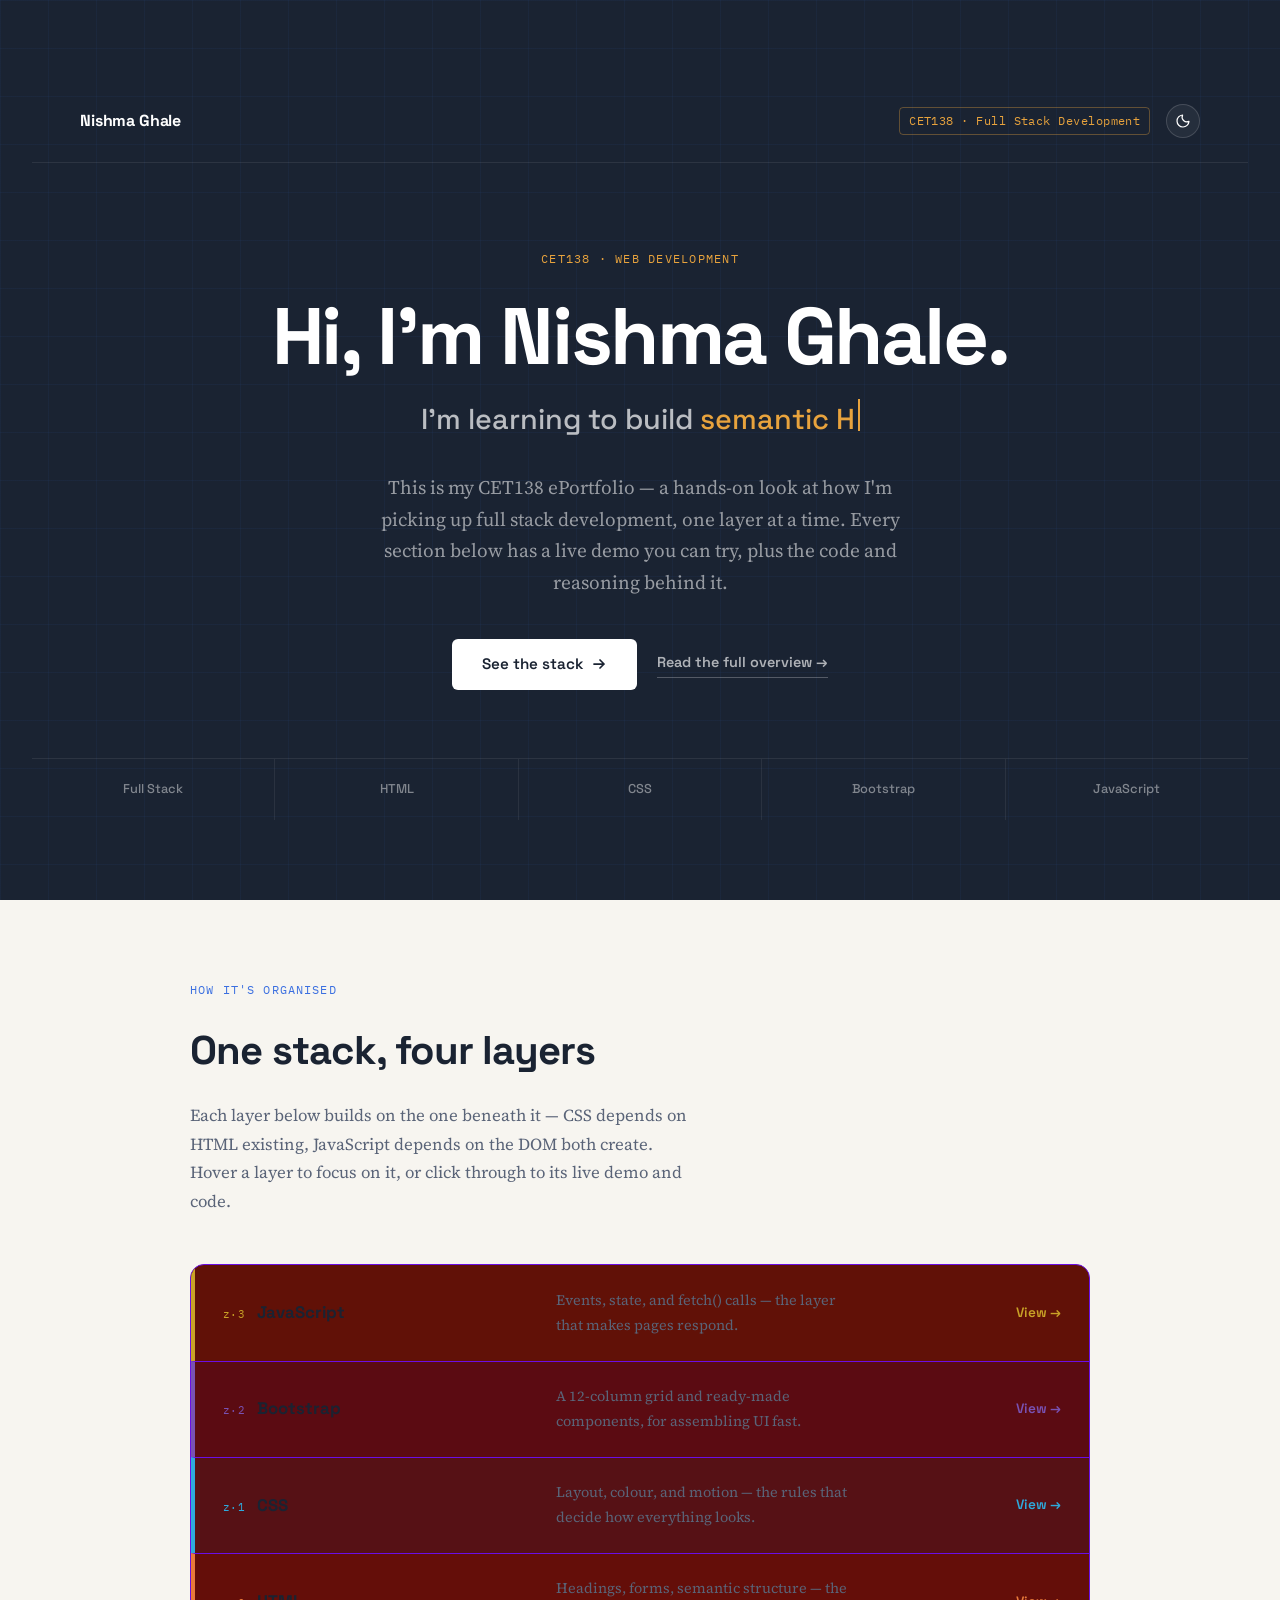
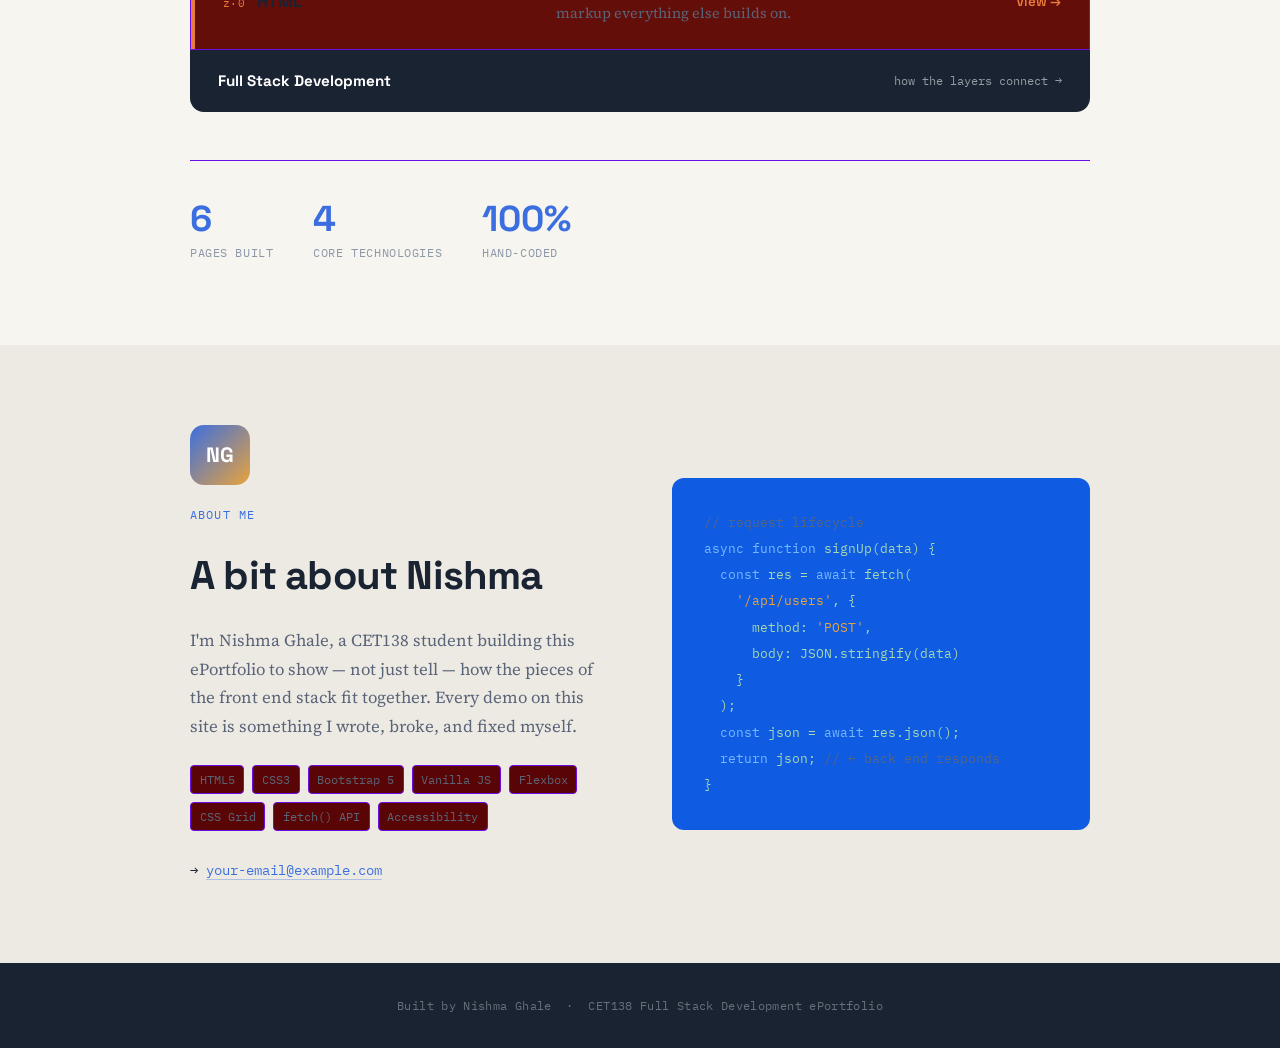
<file: index.html>
<!DOCTYPE html>
<html lang="en">
<head>
<meta charset="UTF-8">
<meta name="viewport" content="width=device-width, initial-scale=1.0">
<title>Nishma Ghale — CET138 ePortfolio</title>
<link rel="preconnect" href="https://fonts.googleapis.com">
<link href="https://fonts.googleapis.com/css2?family=Space+Grotesk:wght@500;700&family=Source+Serif+4:opsz,wght@8..60,400;8..60,600&family=IBM+Plex+Mono:wght@400;500&display=swap" rel="stylesheet">
<style>
  /* ── Tokens ───────────────────────────────────────────── */
  :root {
    --ink:       #1A2332;
    --ink-soft:  #5A6478;
    --ink-xs:    #8D97A8;
    --paper:     #F7F5F0;
    --paper-alt: #EDEAE3;
    --surface:   #590505;
    --border:    #6b0ee5;
    --accent:    #3B6FE0;
    --accent-w:  #E8A33D;
    --code-bg:   #0f5ce2;
    --code-fg:   #A8D8B0;

    /* layer identity colours, reused from the stack diagram below */
    --c-html: #E87A3B;
    --c-css:  #2EAADC;
    --c-bs:   #7952B3;
    --c-js:   #C9A227;

    --font-d: 'Space Grotesk', system-ui, sans-serif;
    --font-b: 'Source Serif 4', Georgia, serif;
    --font-m: 'IBM Plex Mono', monospace;

    --ease: cubic-bezier(.4,0,.2,1);
  }

  /* Dark reading mode — applies to everything below the hero,
     which keeps its own permanent dark band regardless of toggle. */
  body[data-theme="dark"] {
    --paper:     #11151D;
    --paper-alt: #161C28;
    --surface:   #1C2330;
    --border:    #2B3243;
    --ink:       #956dc7;
    --ink-soft:  #124bd2;
    --ink-xs:    #a017ce;
  }

  /* ── Reset ────────────────────────────────────────────── */
  *, *::before, *::after { box-sizing: border-box; margin: 0; padding: 0; }
  html { font-size: 16px; scroll-behavior: smooth; }
  body { font-family: var(--font-b); background: var(--paper); color: var(--ink); line-height: 1.75; transition: background 250ms var(--ease), color 250ms var(--ease); }
  a { color: inherit; text-decoration: none; }
  img { display: block; max-width: 100%; }
  .sr-only { position: absolute; width: 1px; height: 1px; overflow: hidden; clip: rect(0,0,0,0); white-space: nowrap; }

  /* ── Hero ─────────────────────────────────────────────── */
  .hero {
    min-height: 100vh;
    display: grid;
    grid-template-rows: auto 1fr auto;
    background: var(--ink);
    color: #fff;
    position: relative;
    overflow: hidden;
  }

  .hero::before {
    content: '';
    position: absolute;
    inset: 0;
    background-image:
      linear-gradient(rgba(59,111,224,0.06) 1px, transparent 1px),
      linear-gradient(90deg, rgba(59,111,224,0.06) 1px, transparent 1px);
    background-size: 48px 48px;
    pointer-events: none;
  }

  /* ── Hero nav ─────────────────────────────────────────── */
  .hero-nav {
    position: relative;
    display: flex;
    align-items: center;
    justify-content: space-between;
    padding: 1.5rem 3rem;
    border-bottom: 1px solid rgba(255,255,255,0.08);
  }

  .hero-brand {
    font-family: var(--font-d);
    font-size: 1rem;
    font-weight: 700;
    letter-spacing: -0.01em;
    color: #fff;
  }

  .hero-nav-right { display: flex; align-items: center; gap: 1rem; }

  .hero-nav-badge {
    font-family: var(--font-m);
    font-size: 0.72rem;
    color: var(--accent-w);
    border: 1px solid rgba(232,163,61,0.35);
    padding: 0.25em 0.75em;
    border-radius: 4px;
    letter-spacing: 0.04em;
  }

  .theme-toggle {
    width: 34px;
    height: 34px;
    border-radius: 50%;
    border: 1px solid rgba(255,255,255,0.15);
    background: rgba(255,255,255,0.05);
    color: #fff;
    display: flex;
    align-items: center;
    justify-content: center;
    cursor: pointer;
    transition: background 150ms var(--ease), transform 150ms var(--ease);
  }
  .theme-toggle:hover { background: rgba(255,255,255,0.14); }
  .theme-toggle:active { transform: scale(0.92); }
  .theme-toggle svg { width: 16px; height: 16px; }
  .icon-sun { display: none; }
  body[data-theme="dark"] .icon-sun { display: block; }
  body[data-theme="dark"] .icon-moon { display: none; }

  /* ── Hero content ─────────────────────────────────────── */
  .hero-content {
    position: relative;
    display: flex;
    flex-direction: column;
    justify-content: center;
    padding: 4rem 3rem 3rem;
    max-width: 900px;
    margin: 0 auto;
    width: 100%;
    text-align: center;
  }

  .hero-eyebrow {
    font-family: var(--font-m);
    font-size: 0.78rem;
    color: var(--accent-w);
    letter-spacing: 0.1em;
    text-transform: uppercase;
    margin-bottom: 1.5rem;
  }

  .hero-h1 {
    font-family: var(--font-d);
    font-size: clamp(2.5rem, 7vw, 5rem);
    font-weight: 700;
    line-height: 1.05;
    letter-spacing: -0.03em;
    color: #fff;
    margin-bottom: 1rem;
  }

  .hero-typed-line {
    font-family: var(--font-d);
    font-size: clamp(1.25rem, 3vw, 1.8rem);
    font-weight: 500;
    color: rgba(255,255,255,0.7);
    margin-bottom: 1.75rem;
    min-height: 1.6em;
  }
  .hero-typed-line .accent { color: var(--accent-w); }
  .typed-cursor {
    display: inline-block;
    width: 2px;
    height: 1.1em;
    background: var(--accent-w);
    margin-left: 3px;
    transform: translateY(2px);
    animation: blink 0.9s steps(1) infinite;
  }
  @keyframes blink { 50% { opacity: 0; } }

  .hero-sub {
    font-size: clamp(1rem, 2vw, 1.2rem);
    color: rgba(255,255,255,0.55);
    max-width: 52ch;
    margin: 0 auto 2.5rem;
    line-height: 1.65;
  }

  .hero-ctas { display: flex; align-items: center; justify-content: center; gap: 1.25rem; flex-wrap: wrap; }

  .hero-cta {
    display: inline-flex;
    align-items: center;
    gap: 0.5rem;
    font-family: var(--font-d);
    font-size: 0.95rem;
    font-weight: 600;
    color: var(--ink);
    background: #fff;
    padding: 0.8em 2em;
    border-radius: 6px;
    transition: background 200ms var(--ease), transform 200ms var(--ease);
  }
  .hero-cta:hover { background: #e8f0ff; transform: translateY(-2px); }
  .hero-cta svg { flex-shrink: 0; }

  .hero-cta-ghost {
    font-family: var(--font-d);
    font-size: 0.9rem;
    font-weight: 600;
    color: rgba(255,255,255,0.65);
    border-bottom: 1px solid rgba(255,255,255,0.25);
    padding-bottom: 2px;
    transition: color 150ms var(--ease), border-color 150ms var(--ease);
  }
  .hero-cta-ghost:hover { color: #fff; border-color: #fff; }

  /* ── Stack preview strip ──────────────────────────────── */
  .hero-strip {
    position: relative;
    display: flex;
    justify-content: center;
    gap: 0;
    border-top: 1px solid rgba(255,255,255,0.08);
    overflow: hidden;
  }

  .strip-item {
    flex: 1;
    display: flex;
    flex-direction: column;
    align-items: center;
    justify-content: center;
    gap: 0.35rem;
    padding: 1.2rem 1rem;
    border-right: 1px solid rgba(255,255,255,0.07);
    font-family: var(--font-d);
    font-size: 0.8rem;
    font-weight: 500;
    color: rgba(255,255,255,0.45);
    transition: background 200ms var(--ease), color 200ms var(--ease);
  }
  .strip-item:last-child { border-right: none; }
  .strip-item:hover { background: rgba(255,255,255,0.04); color: rgba(255,255,255,0.85); }

  /* ── Sections ─────────────────────────────────────────── */
  section { padding: 5rem 2rem; }

  .section-inner { max-width: 900px; margin: 0 auto; }

  .section-label {
    font-family: var(--font-m);
    font-size: 0.72rem;
    letter-spacing: 0.1em;
    text-transform: uppercase;
    color: var(--accent);
    margin-bottom: 1rem;
  }

  .section-h2 {
    font-family: var(--font-d);
    font-size: clamp(1.75rem, 4vw, 2.5rem);
    font-weight: 700;
    letter-spacing: -0.02em;
    color: var(--ink);
    margin-bottom: 1rem;
  }

  .section-p {
    font-size: 1.05rem;
    color: var(--ink-soft);
    max-width: 56ch;
    margin-bottom: 3rem;
    line-height: 1.7;
  }

  /* ── Stack tower (signature interactive element) ─────────── */
  .stack-wrap { margin-bottom: 3rem; }

  .stack-tower {
    display: flex;
    flex-direction: column;
    border: 1px solid var(--border);
    border-radius: 14px 14px 0 0;
    overflow: hidden;
    background: var(--surface);
  }

  .stack-layer {
    display: flex;
    align-items: center;
    justify-content: space-between;
    gap: 1.5rem;
    padding: 1.4rem 1.75rem;
    border-left: 4px solid var(--layer-color);
    background: var(--layer-tint);
    text-decoration: none;
    color: inherit;
    transition: background 200ms var(--ease), border-left-width 200ms var(--ease), opacity 200ms var(--ease);
  }
  .stack-layer + .stack-layer { border-top: 1px solid var(--border); }

  .stack-tower:hover .stack-layer:not(:hover) { opacity: 0.55; }

  .stack-layer:hover {
    background: var(--layer-tint-hover);
    border-left-width: 9px;
  }

  .layer-meta { display: flex; align-items: baseline; gap: 0.75rem; min-width: 11rem; flex-shrink: 0; }

  .layer-z {
    font-family: var(--font-m);
    font-size: 0.7rem;
    color: var(--layer-color);
    letter-spacing: 0.03em;
  }

  .layer-title {
    font-family: var(--font-d);
    font-size: 1.05rem;
    font-weight: 700;
    color: var(--ink);
  }

  .layer-desc {
    font-size: 0.9rem;
    color: var(--ink-soft);
    flex: 1;
    max-width: 38ch;
  }

  .layer-arrow {
    font-family: var(--font-d);
    font-size: 0.85rem;
    font-weight: 600;
    color: var(--layer-color);
    flex-shrink: 0;
    transition: transform 200ms var(--ease);
  }
  .stack-layer:hover .layer-arrow { transform: translateX(4px); }

  .stack-plinth {
    display: flex;
    align-items: center;
    justify-content: space-between;
    gap: 1rem;
    background: var(--ink);
    color: #fff;
    padding: 1.1rem 1.75rem;
    border-radius: 0 0 14px 14px;
    text-decoration: none;
    transition: background 200ms var(--ease);
  }
  .stack-plinth:hover { background: #232C40; }
  .stack-plinth .plinth-label {
    font-family: var(--font-d);
    font-weight: 700;
    font-size: 0.95rem;
  }
  .stack-plinth .plinth-note {
    font-family: var(--font-m);
    font-size: 0.78rem;
    color: rgba(255,255,255,0.55);
  }

  /* ── Stats row ────────────────────────────────────────── */
  .stats-row {
    display: flex;
    gap: 2.5rem;
    flex-wrap: wrap;
    padding-top: 2.5rem;
    border-top: 1px solid var(--border);
  }
  .stat-num {
    font-family: var(--font-d);
    font-size: 2.25rem;
    font-weight: 700;
    color: var(--accent);
    line-height: 1;
    display: block;
  }
  .stat-label {
    font-family: var(--font-m);
    font-size: 0.72rem;
    color: var(--ink-xs);
    text-transform: uppercase;
    letter-spacing: 0.05em;
    margin-top: 0.4rem;
  }

  /* ── About section ────────────────────────────────────── */
  .about-section { background: var(--paper-alt); }

  .about-grid {
    display: grid;
    grid-template-columns: 1fr 1fr;
    gap: 4rem;
    align-items: center;
  }

  .avatar-mono {
    width: 60px;
    height: 60px;
    border-radius: 14px;
    background: linear-gradient(135deg, var(--accent), var(--accent-w));
    display: flex;
    align-items: center;
    justify-content: center;
    font-family: var(--font-d);
    font-weight: 700;
    font-size: 1.3rem;
    letter-spacing: -0.02em;
    color: #fff;
    margin-bottom: 1.25rem;
  }

  .about-visual {
    background: var(--code-bg);
    border-radius: 12px;
    padding: 2rem;
    font-family: var(--font-m);
    font-size: 0.82rem;
    line-height: 2;
    color: var(--code-fg);
    overflow: hidden;
  }

  .code-comment { color: #5A6478; }
  .code-key     { color: #79B8FF; }
  .code-str     { color: var(--accent-w); }

  .skills-row { display: flex; flex-wrap: wrap; gap: 0.5rem; margin-top: 1.5rem; }
  .skill-pill {
    font-family: var(--font-m);
    font-size: 0.72rem;
    padding: 0.3em 0.75em;
    border-radius: 4px;
    border: 1px solid var(--border);
    color: var(--ink-soft);
    background: var(--surface);
  }

  .contact-line {
    margin-top: 1.75rem;
    font-family: var(--font-m);
    font-size: 0.85rem;
  }
  .contact-line a { color: var(--accent); border-bottom: 1px solid rgba(59,111,224,0.35); }
  .contact-line a:hover { color: var(--ink); border-color: var(--ink); }

  /* ── Footer ───────────────────────────────────────────── */
  footer {
    background: var(--ink);
    color: rgba(255,255,255,0.35);
    text-align: center;
    padding: 2rem;
    font-family: var(--font-m);
    font-size: 0.75rem;
    letter-spacing: 0.03em;
  }

  /* ── Animations ───────────────────────────────────────── */
  .fade-up {
    opacity: 0;
    transform: translateY(20px);
    transition: opacity 0.5s var(--ease), transform 0.5s var(--ease);
  }
  .fade-up.visible { opacity: 1; transform: translateY(0); }

  /* ── Responsive ───────────────────────────────────────── */
  @media (max-width: 720px) {
    .hero-nav   { padding: 1.25rem 1.5rem; }
    .hero-content { padding: 3rem 1.5rem 2rem; }
    .strip-item { font-size: 0.7rem; padding: 1rem 0.5rem; }
    section     { padding: 3.5rem 1.25rem; }
    .about-grid { grid-template-columns: 1fr; gap: 2rem; }
    .stack-layer { flex-wrap: wrap; }
    .layer-desc { max-width: none; }
    .stats-row { gap: 1.75rem; }
  }

  @media (max-width: 480px) {
    .strip-item span:not(.strip-num) { display: none; }
    .layer-meta { min-width: 0; }
  }

  @media (prefers-reduced-motion: reduce) {
    .fade-up { opacity: 1 !important; transform: none !important; transition: none !important; }
    .hero-cta, .stack-layer, .layer-arrow, .theme-toggle, .typed-cursor {
      transition: none !important;
      animation: none !important;
    }
  }
</style>
</head>
<body>

<!-- ═══════════════════ HERO ═══════════════════ -->
<section class="hero">

  <nav class="hero-nav">
    <p class="hero-brand">Nishma Ghale</p>
    <div class="hero-nav-right">
      <span class="hero-nav-badge">CET138 · Full Stack Development</span>
      <button id="themeToggle" class="theme-toggle" type="button" aria-label="Toggle dark reading mode">
        <svg class="icon-moon" viewBox="0 0 24 24" fill="none" aria-hidden="true"><path d="M21 12.6A9 9 0 1 1 11.4 3a7.2 7.2 0 0 0 9.6 9.6Z" stroke="currentColor" stroke-width="1.8" stroke-linejoin="round"/></svg>
        <svg class="icon-sun" viewBox="0 0 24 24" fill="none" aria-hidden="true"><circle cx="12" cy="12" r="4.5" stroke="currentColor" stroke-width="1.8"/><path d="M12 2v3M12 19v3M4.2 4.2l2.1 2.1M17.7 17.7l2.1 2.1M2 12h3M19 12h3M4.2 19.8l2.1-2.1M17.7 6.3l2.1-2.1" stroke="currentColor" stroke-width="1.8" stroke-linecap="round"/></svg>
      </button>
    </div>
  </nav>

  <div class="hero-content">
    <p class="hero-eyebrow">CET138 · Web Development</p>
    <h1 class="hero-h1">Hi, I'm Nishma Ghale.</h1>
    <p class="hero-typed-line" aria-hidden="true">I'm learning to build <span class="accent" id="heroTyped"></span><span class="typed-cursor"></span></p>
    <span class="sr-only">I'm learning to build semantic HTML, responsive CSS, Bootstrap interfaces, and interactive JavaScript.</span>
    <p class="hero-sub">
      This is my CET138 ePortfolio — a hands-on look at how I'm picking up full stack
      development, one layer at a time. Every section below has a live demo you can try,
      plus the code and reasoning behind it.
    </p>
    <div class="hero-ctas">
      <a class="hero-cta" href="#stack">
        See the stack
        <svg width="16" height="16" viewBox="0 0 16 16" fill="none" aria-hidden="true">
          <path d="M3 8h10M9 4l4 4-4 4" stroke="currentColor" stroke-width="1.75" stroke-linecap="round" stroke-linejoin="round"/>
        </svg>
      </a>
      <a class="hero-cta-ghost" href="fullstack.html">Read the full overview →</a>
    </div>
  </div>

  <div class="hero-strip" role="list" aria-label="Portfolio sections">
    <a class="strip-item" href="fullstack.html" role="listitem"><span>Full Stack</span></a>
    <a class="strip-item" href="html.html" role="listitem"><span>HTML</span></a>
    <a class="strip-item" href="css.html" role="listitem"><span>CSS</span></a>
    <a class="strip-item" href="bootstrap.html" role="listitem"><span>Bootstrap</span></a>
    <a class="strip-item" href="javascript.html" role="listitem"><span>JavaScript</span></a>
  </div>

</section>

<!-- ═══════════════════ STACK SECTION ═══════════════════ -->
<section id="stack">
  <div class="section-inner">
    <p class="section-label fade-up">How it's organised</p>
    <h2 class="section-h2 fade-up">One stack, four layers</h2>
    <p class="section-p fade-up">Each layer below builds on the one beneath it — CSS depends on HTML existing, JavaScript depends on the DOM both create. Hover a layer to focus on it, or click through to its live demo and code.</p>

    <div class="stack-wrap fade-up">
      <div class="stack-tower">
        <a class="stack-layer" href="javascript.html" style="--layer-color:var(--c-js); --layer-tint:rgba(201,162,39,0.07); --layer-tint-hover:rgba(201,162,39,0.16);">
          <div class="layer-meta"><span class="layer-z">z·3</span><span class="layer-title">JavaScript</span></div>
          <p class="layer-desc">Events, state, and fetch() calls — the layer that makes pages respond.</p>
          <span class="layer-arrow">View →</span>
        </a>
        <a class="stack-layer" href="bootstrap.html" style="--layer-color:var(--c-bs); --layer-tint:rgba(121,82,179,0.07); --layer-tint-hover:rgba(121,82,179,0.16);">
          <div class="layer-meta"><span class="layer-z">z·2</span><span class="layer-title">Bootstrap</span></div>
          <p class="layer-desc">A 12-column grid and ready-made components, for assembling UI fast.</p>
          <span class="layer-arrow">View →</span>
        </a>
        <a class="stack-layer" href="css.html" style="--layer-color:var(--c-css); --layer-tint:rgba(46,170,220,0.07); --layer-tint-hover:rgba(46,170,220,0.16);">
          <div class="layer-meta"><span class="layer-z">z·1</span><span class="layer-title">CSS</span></div>
          <p class="layer-desc">Layout, colour, and motion — the rules that decide how everything looks.</p>
          <span class="layer-arrow">View →</span>
        </a>
        <a class="stack-layer" href="html.html" style="--layer-color:var(--c-html); --layer-tint:rgba(232,122,59,0.07); --layer-tint-hover:rgba(232,122,59,0.16);">
          <div class="layer-meta"><span class="layer-z">z·0</span><span class="layer-title">HTML</span></div>
          <p class="layer-desc">Headings, forms, semantic structure — the markup everything else builds on.</p>
          <span class="layer-arrow">View →</span>
        </a>
      </div>
      <a class="stack-plinth" href="fullstack.html">
        <span class="plinth-label">Full Stack Development</span>
        <span class="plinth-note">how the layers connect →</span>
      </a>
    </div>

    <div class="stats-row fade-up" id="statsRow">
      <div><span class="stat-num" data-count="6">0</span><span class="stat-label">Pages built</span></div>
      <div><span class="stat-num" data-count="4">0</span><span class="stat-label">Core technologies</span></div>
      <div><span class="stat-num" data-count="100" data-suffix="%">0</span><span class="stat-label">Hand-coded</span></div>
    </div>
  </div>
</section>

<!-- ═══════════════════ ABOUT ═══════════════════ -->
<section class="about-section">
  <div class="section-inner">
    <div class="about-grid">

      <div>
        <div class="avatar-mono fade-up" aria-hidden="true">NG</div>
        <p class="section-label fade-up">About me</p>
        <h2 class="section-h2 fade-up">A bit about Nishma</h2>
        <p class="section-p fade-up" style="margin-bottom:1.5rem;">
          I'm Nishma Ghale, a CET138 student building this ePortfolio to show — not just tell —
          how the pieces of the front end stack fit together. Every demo on this site is
          something I wrote, broke, and fixed myself.
        </p>
        <div class="skills-row fade-up">
          <span class="skill-pill">HTML5</span>
          <span class="skill-pill">CSS3</span>
          <span class="skill-pill">Bootstrap 5</span>
          <span class="skill-pill">Vanilla JS</span>
          <span class="skill-pill">Flexbox</span>
          <span class="skill-pill">CSS Grid</span>
          <span class="skill-pill">fetch() API</span>
          <span class="skill-pill">Accessibility</span>
        </div>
        <p class="contact-line fade-up">→ <a href="mailto:your-email@example.com">your-email@example.com</a></p>
      </div>

      <div class="about-visual fade-up" aria-hidden="true">
        <div><span class="code-comment">// request lifecycle</span></div>
        <div><span class="code-key">async function</span> signUp(data) {</div>
        <div>&nbsp;&nbsp;<span class="code-key">const</span> res = <span class="code-key">await</span> fetch(</div>
        <div>&nbsp;&nbsp;&nbsp;&nbsp;<span class="code-str">'/api/users'</span>, {</div>
        <div>&nbsp;&nbsp;&nbsp;&nbsp;&nbsp;&nbsp;method: <span class="code-str">'POST'</span>,</div>
        <div>&nbsp;&nbsp;&nbsp;&nbsp;&nbsp;&nbsp;body: JSON.stringify(data)</div>
        <div>&nbsp;&nbsp;&nbsp;&nbsp;}</div>
        <div>&nbsp;&nbsp;);</div>
        <div>&nbsp;&nbsp;<span class="code-key">const</span> json = <span class="code-key">await</span> res.json();</div>
        <div>&nbsp;&nbsp;<span class="code-key">return</span> json; <span class="code-comment">// ← back end responds</span></div>
        <div>}</div>
      </div>

    </div>
  </div>
</section>

<!-- ═══════════════════ FOOTER ═══════════════════ -->
<footer>
  <p>Built by Nishma Ghale &nbsp;·&nbsp; CET138 Full Stack Development ePortfolio</p>
</footer>

<script>
(function () {
  "use strict";
  var reduceMotion = window.matchMedia('(prefers-reduced-motion: reduce)').matches;

  /* Scroll-reveal */
  var els = document.querySelectorAll('.fade-up');
  if ('IntersectionObserver' in window && !reduceMotion) {
    var io = new IntersectionObserver(function (entries) {
      entries.forEach(function (e) {
        if (e.isIntersecting) { e.target.classList.add('visible'); io.unobserve(e.target); }
      });
    }, { threshold: 0.12, rootMargin: '0px 0px -40px 0px' });
    els.forEach(function (el) { io.observe(el); });
  } else {
    els.forEach(function (el) { el.classList.add('visible'); });
  }

  /* Theme toggle — light/dark for everything below the hero */
  var body = document.body;
  var toggleBtn = document.getElementById('themeToggle');
  if (window.matchMedia('(prefers-color-scheme: dark)').matches) {
    body.setAttribute('data-theme', 'dark');
  }
  toggleBtn.addEventListener('click', function () {
    var isDark = body.getAttribute('data-theme') === 'dark';
    body.setAttribute('data-theme', isDark ? 'light' : 'dark');
  });

  /* Typewriter hero line */
  var typedEl = document.getElementById('heroTyped');
  var phrases = [
    'semantic HTML.',
    'responsive CSS.',
    'interfaces with Bootstrap.',
    'interactive JavaScript.',
    'a complete web stack.'
  ];

  if (reduceMotion) {
    typedEl.textContent = phrases[phrases.length - 1];
  } else {
    var p = 0, c = 0, deleting = false;

    function tick() {
      var word = phrases[p];
      if (!deleting) {
        c++;
        typedEl.textContent = word.slice(0, c);
        if (c === word.length) {
          deleting = true;
          setTimeout(tick, 1400);
          return;
        }
        setTimeout(tick, 55);
      } else {
        c--;
        typedEl.textContent = word.slice(0, c);
        if (c === 0) {
          deleting = false;
          p = (p + 1) % phrases.length;
          setTimeout(tick, 300);
          return;
        }
        setTimeout(tick, 28);
      }
    }
    tick();
  }

  /* Count-up stats */
  var statsRow = document.getElementById('statsRow');
  function animateCounters() {
    document.querySelectorAll('.stat-num').forEach(function (el) {
      var target = parseInt(el.getAttribute('data-count'), 10);
      var suffix = el.getAttribute('data-suffix') || '';
      if (reduceMotion) { el.textContent = target + suffix; return; }
      var start = 0;
      var duration = 900;
      var startTime = null;
      function step(ts) {
        if (!startTime) startTime = ts;
        var progress = Math.min((ts - startTime) / duration, 1);
        el.textContent = Math.round(start + (target - start) * progress) + suffix;
        if (progress < 1) requestAnimationFrame(step);
      }
      requestAnimationFrame(step);
    });
  }
  if (statsRow && 'IntersectionObserver' in window) {
    var statsIo = new IntersectionObserver(function (entries) {
      entries.forEach(function (e) {
        if (e.isIntersecting) { animateCounters(); statsIo.unobserve(e.target); }
      });
    }, { threshold: 0.4 });
    statsIo.observe(statsRow);
  } else if (statsRow) {
    animateCounters();
  }
})();
</script>

</body>
</html>
</file>
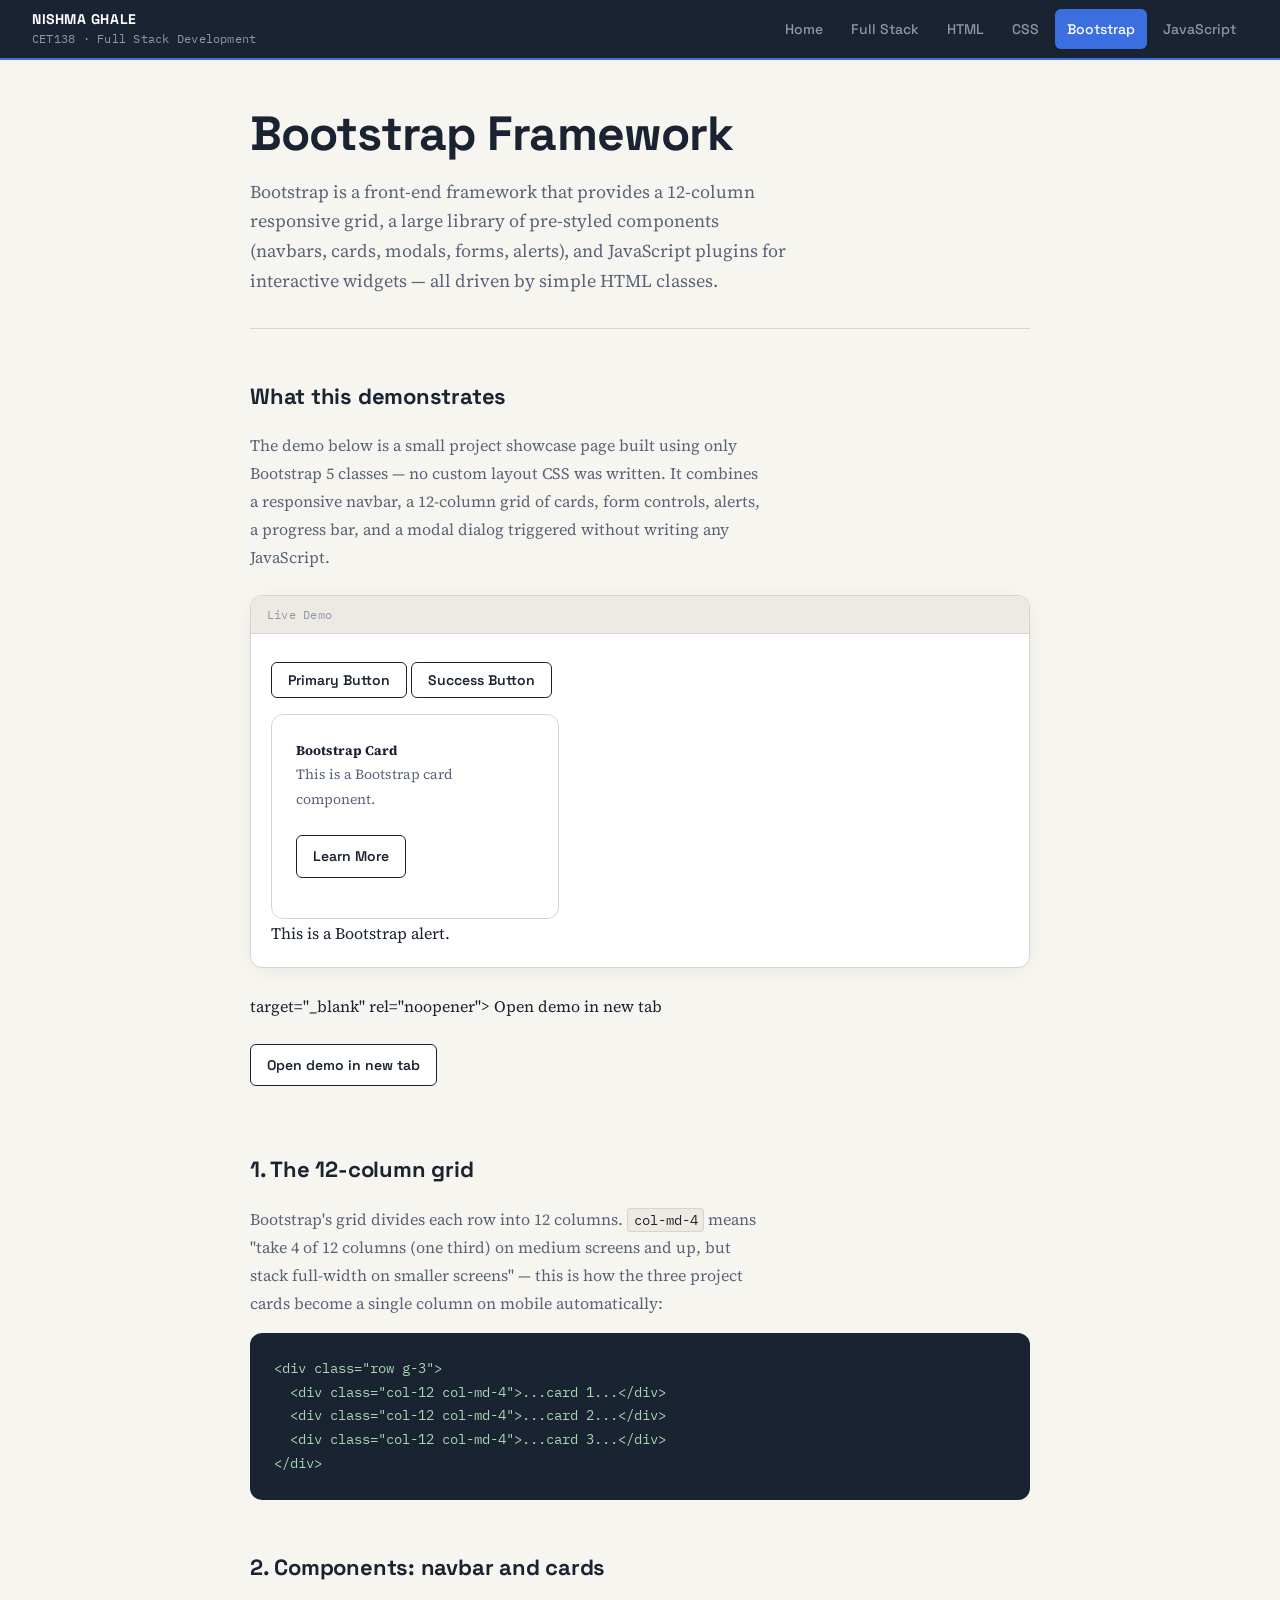
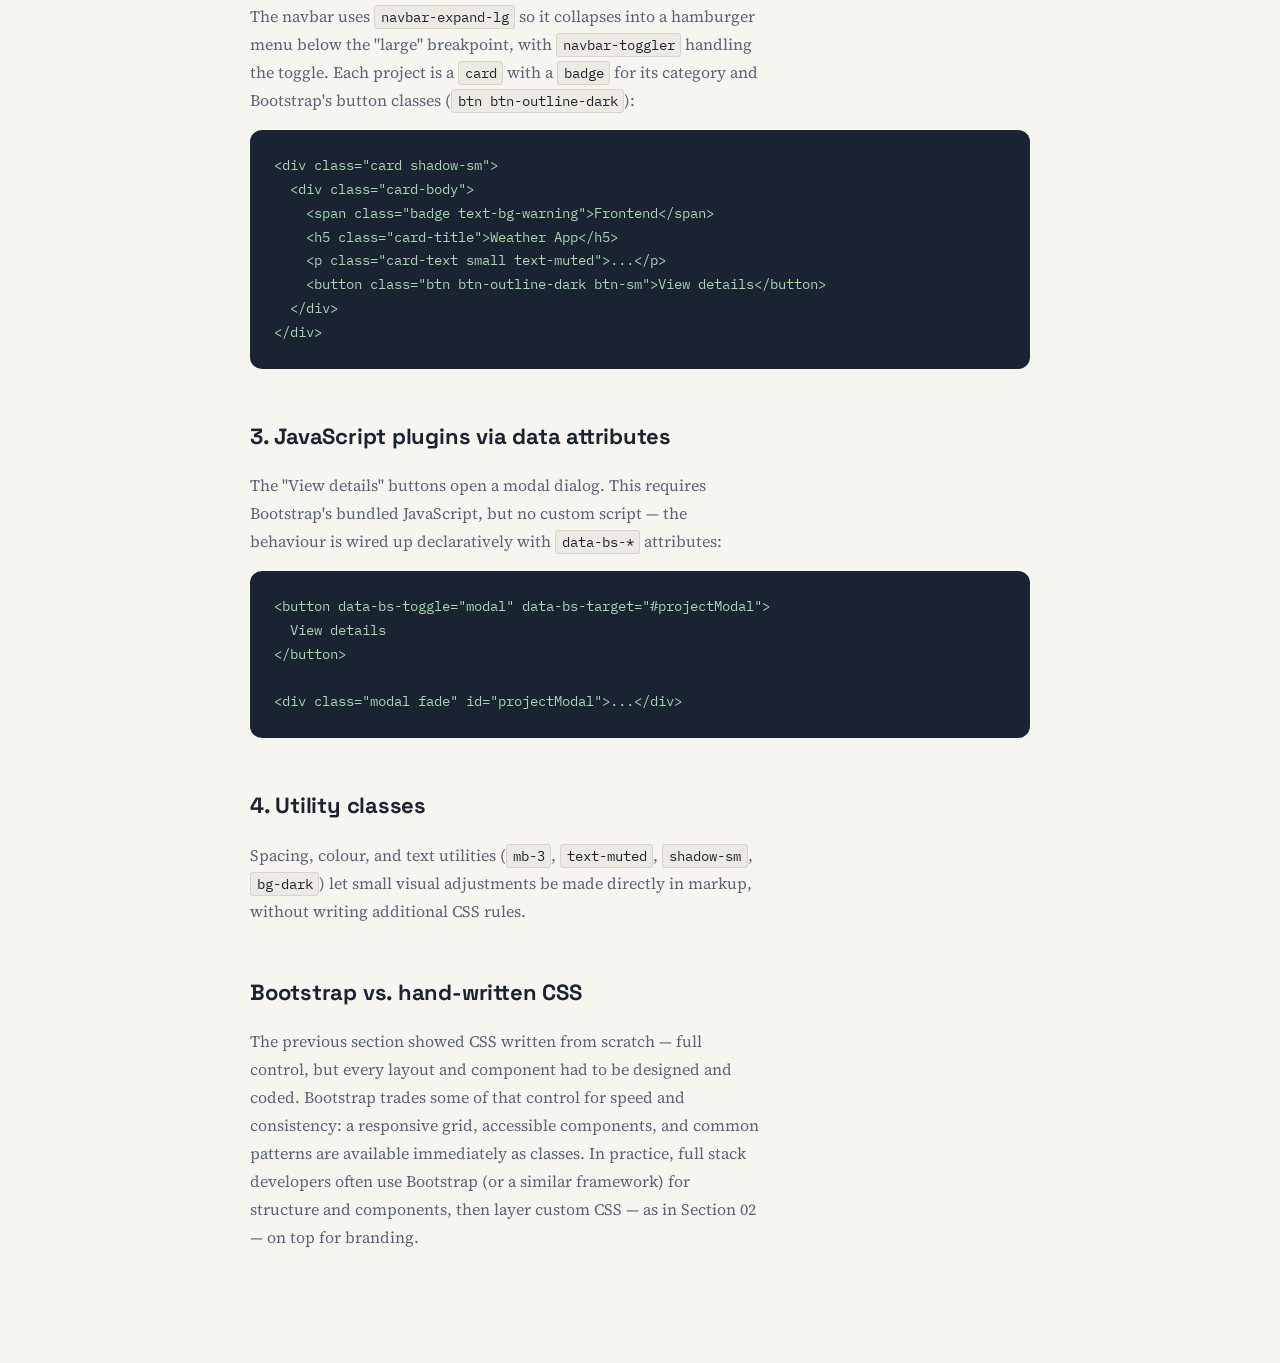
<file: bootstrap.html>
<!DOCTYPE html>
<html lang="en">
<head>
<meta charset="UTF-8">
<meta name="viewport" content="width=device-width, initial-scale=1.0">
<title>Bootstrap — CET138 ePortfolio</title>
<link rel="preconnect" href="https://fonts.googleapis.com">
<link href="https://fonts.googleapis.com/css2?family=Space+Grotesk:wght@500;700&family=Source+Serif+4:opsz,wght@8..60,400;8..60,600&family=IBM+Plex+Mono:wght@400;500&display=swap" rel="stylesheet">
<link rel="stylesheet" href="style.css">
</head>
<body>
<div class="shell">

  <nav class="top-nav" aria-label="Site navigation">
    <div>
      <p class="brand">Nishma Ghale</p>
      <p class="brand-sub">CET138 · Full Stack Development</p>
    </div>
    <div class="top-nav-links">
      <a href="index.html">Home</a>
      <a href="fullstack.html">Full Stack</a>
      <a href="html.html">HTML</a>
      <a href="css.html">CSS</a>
      <a class="active" href="bootstrap.html">Bootstrap</a>
      <a href="javascript.html">JavaScript</a>
    </div>
  </nav>

  <main>
    <div class="page-head">
      <h1>Bootstrap Framework</h1>
      <p class="lede">Bootstrap is a front-end framework that provides a 12-column responsive
      grid, a large library of pre-styled components (navbars, cards, modals, forms, alerts),
      and JavaScript plugins for interactive widgets — all driven by simple HTML classes.</p>
    </div>

    <div class="intro-block">
      <h2>What this demonstrates</h2>
      <p>The demo below is a small project showcase page built using only Bootstrap 5 classes —
      no custom layout CSS was written. It combines a responsive navbar, a 12-column grid of
      cards, form controls, alerts, a progress bar, and a modal dialog triggered without writing
      any JavaScript.</p>

     <div class="demo-frame">
    <div class="frame-label">Live Demo</div>

    <div style="padding:20px;">

        <button class="btn btn-primary">Primary Button</button>
        <button class="btn btn-success">Success Button</button>

        <div class="card mt-3" style="width:18rem;">
            <div class="card-body">
                <h5 class="card-title">Bootstrap Card</h5>
                <p class="card-text">
                    This is a Bootstrap card component.
                </p>
                <a href="#" class="btn btn-primary">Learn More</a>
            </div>
        </div>

        <div class="alert alert-warning mt-3">
            This is a Bootstrap alert.
        </div>

    </div>
</div>
       target="_blank" rel="noopener">
       Open demo in new tab
    </a>
</p>

<a class="btn" href="bootstrap-showcase.html"
   target="_blank" rel="noopener">
   Open demo in new tab
</a>
      <h2>1. The 12-column grid</h2>
      <p>Bootstrap's grid divides each row into 12 columns. <code>col-md-4</code> means "take 4 of
      12 columns (one third) on medium screens and up, but stack full-width on smaller screens" —
      this is how the three project cards become a single column on mobile automatically:</p>

<pre><code>&lt;div class="row g-3"&gt;
  &lt;div class="col-12 col-md-4"&gt;...card 1...&lt;/div&gt;
  &lt;div class="col-12 col-md-4"&gt;...card 2...&lt;/div&gt;
  &lt;div class="col-12 col-md-4"&gt;...card 3...&lt;/div&gt;
&lt;/div&gt;</code></pre>

      <h2>2. Components: navbar and cards</h2>
      <p>The navbar uses <code>navbar-expand-lg</code> so it collapses into a hamburger menu below
      the "large" breakpoint, with <code>navbar-toggler</code> handling the toggle. Each project is
      a <code>card</code> with a <code>badge</code> for its category and Bootstrap's button
      classes (<code>btn btn-outline-dark</code>):</p>

<pre><code>&lt;div class="card shadow-sm"&gt;
  &lt;div class="card-body"&gt;
    &lt;span class="badge text-bg-warning"&gt;Frontend&lt;/span&gt;
    &lt;h5 class="card-title"&gt;Weather App&lt;/h5&gt;
    &lt;p class="card-text small text-muted"&gt;...&lt;/p&gt;
    &lt;button class="btn btn-outline-dark btn-sm"&gt;View details&lt;/button&gt;
  &lt;/div&gt;
&lt;/div&gt;</code></pre>

      <h2>3. JavaScript plugins via data attributes</h2>
      <p>The "View details" buttons open a modal dialog. This requires Bootstrap's bundled
      JavaScript, but no custom script — the behaviour is wired up declaratively with
      <code>data-bs-*</code> attributes:</p>

<pre><code>&lt;button data-bs-toggle="modal" data-bs-target="#projectModal"&gt;
  View details
&lt;/button&gt;

&lt;div class="modal fade" id="projectModal"&gt;...&lt;/div&gt;</code></pre>

      <h2>4. Utility classes</h2>
      <p>Spacing, colour, and text utilities (<code>mb-3</code>, <code>text-muted</code>,
      <code>shadow-sm</code>, <code>bg-dark</code>) let small visual adjustments be made directly
      in markup, without writing additional CSS rules.</p>

      <h2>Bootstrap vs. hand-written CSS</h2>
      <p>The previous section showed CSS written from scratch — full control, but every layout
      and component had to be designed and coded. Bootstrap trades some of that control for
      speed and consistency: a responsive grid, accessible components, and common patterns are
      available immediately as classes. In practice, full stack developers often use Bootstrap
      (or a similar framework) for structure and components, then layer custom CSS — as in
      Section 02 — on top for branding.</p>
    </div>
  </main>

</div>
</body>
</html>
</file>
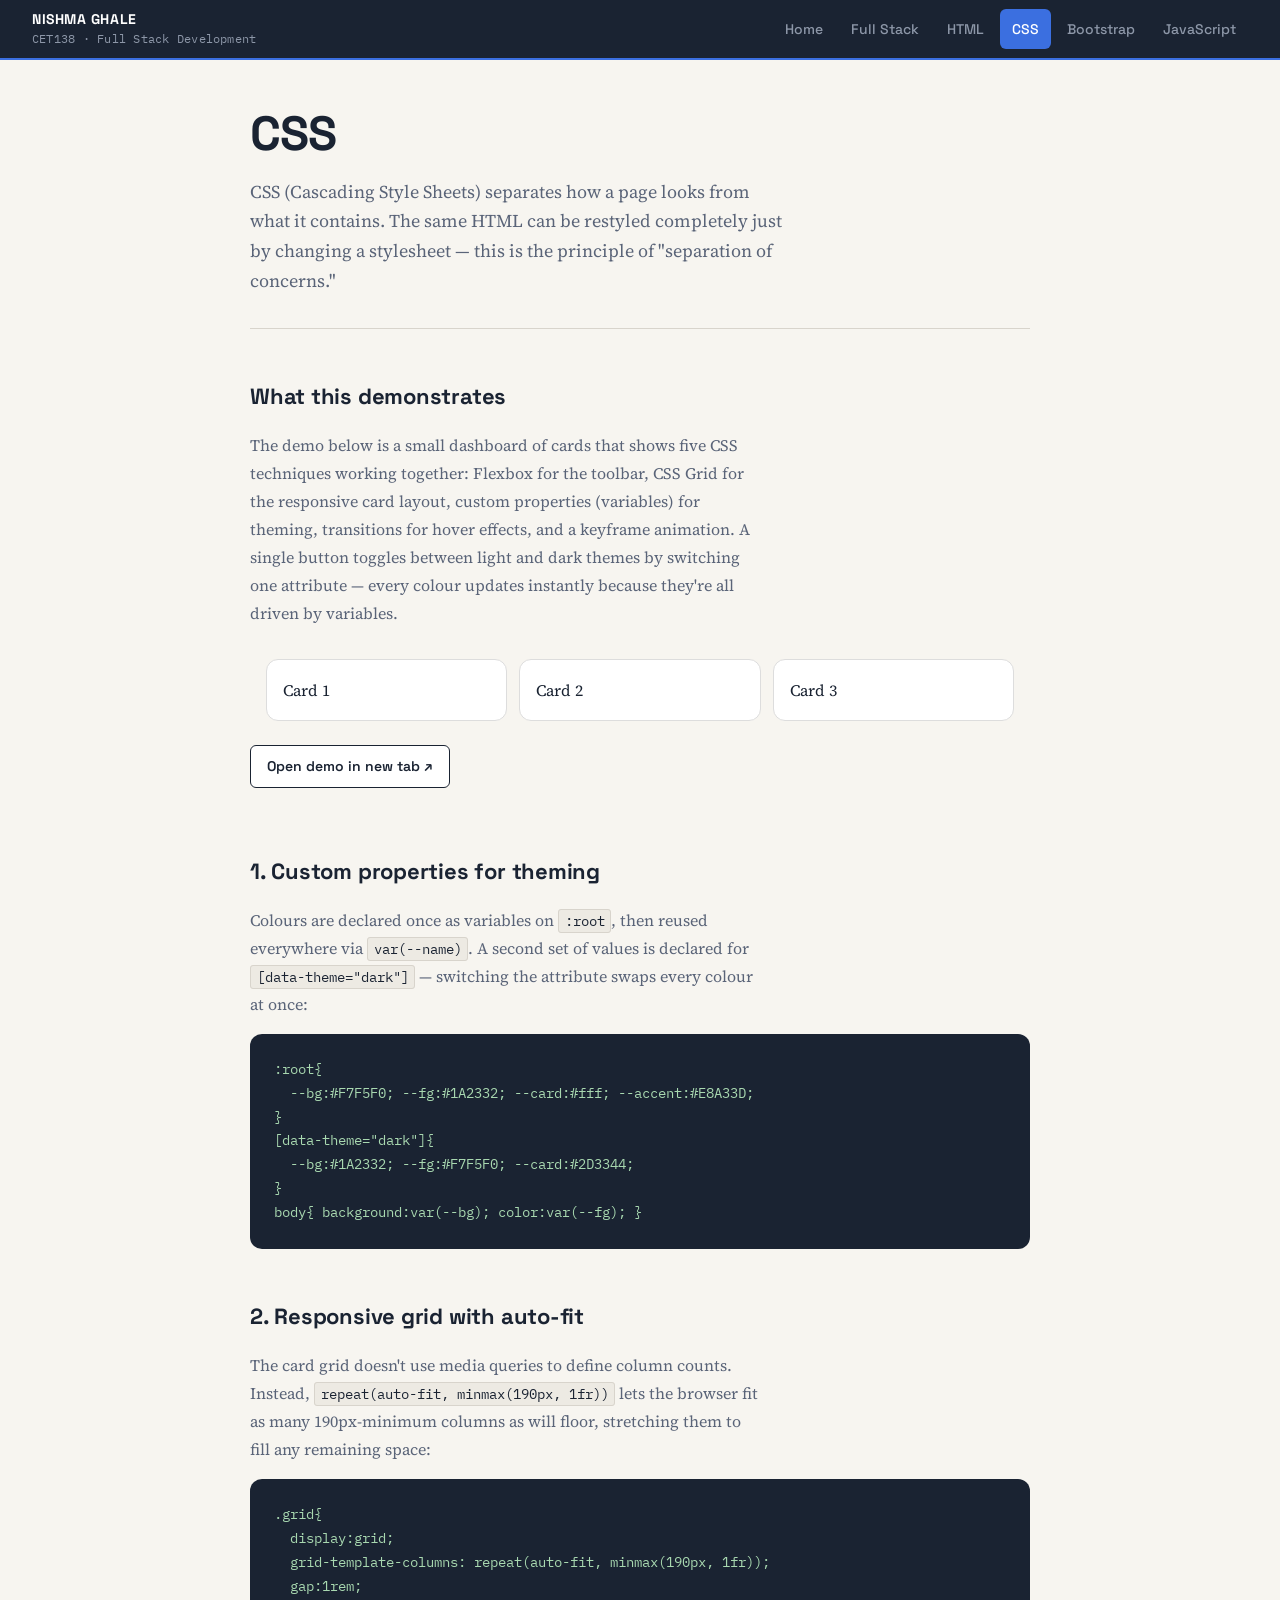
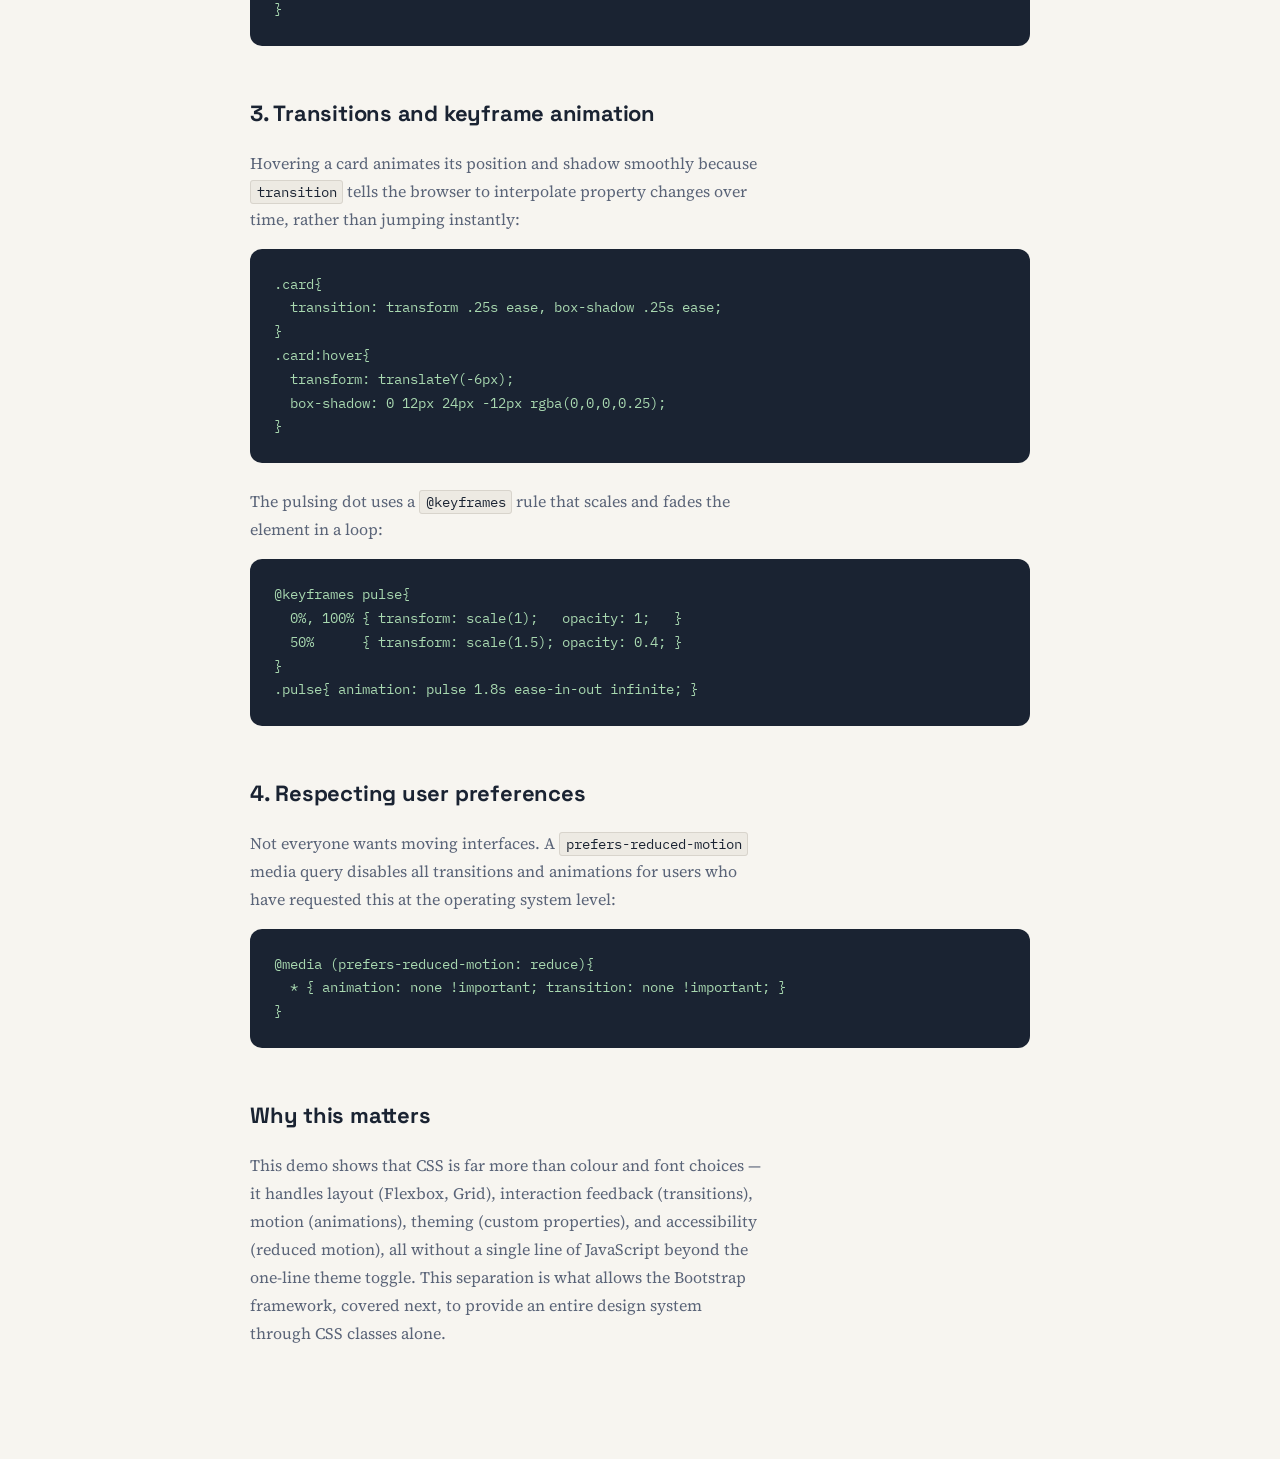
<file: css.html>
<!DOCTYPE html>
<html lang="en">
<head>
<meta charset="UTF-8">
<meta name="viewport" content="width=device-width, initial-scale=1.0">
<title>CSS — CET138 ePortfolio</title>
<link rel="preconnect" href="https://fonts.googleapis.com">
<link href="https://fonts.googleapis.com/css2?family=Space+Grotesk:wght@500;700&family=Source+Serif+4:opsz,wght@8..60,400;8..60,600&family=IBM+Plex+Mono:wght@400;500&display=swap" rel="stylesheet">
<link rel="stylesheet" href="style.css">
</head>
<body>
<div class="shell">

  <nav class="top-nav" aria-label="Site navigation">
    <div>
      <p class="brand">Nishma Ghale</p>
      <p class="brand-sub">CET138 · Full Stack Development</p>
    </div>
    <div class="top-nav-links">
      <a href="index.html">Home</a>
      <a href="fullstack.html">Full Stack</a>
      <a href="html.html">HTML</a>
      <a class="active" href="css.html">CSS</a>
      <a href="bootstrap.html">Bootstrap</a>
      <a href="javascript.html">JavaScript</a>
    </div>
  </nav>

  <main>
    <div class="page-head">
      <h1>CSS</h1>
      <p class="lede">CSS (Cascading Style Sheets) separates how a page looks from what it
      contains. The same HTML can be restyled completely just by changing a stylesheet —
      this is the principle of "separation of concerns."</p>
    </div>

    <div class="intro-block">
      <h2>What this demonstrates</h2>
      <p>The demo below is a small dashboard of cards that shows five CSS techniques working
      together: Flexbox for the toolbar, CSS Grid for the responsive card layout, custom
      properties (variables) for theming, transitions for hover effects, and a keyframe
      animation. A single button toggles between light and dark themes by switching one
      attribute — every colour updates instantly because they're all driven by variables.</p>

     <div style="display:grid; grid-template-columns:repeat(3, 1fr); gap:12px; padding:16px;">
  <div style="padding:16px; border:1px solid #ddd; border-radius:12px; background:#fff;">Card 1</div>
  <div style="padding:16px; border:1px solid #ddd; border-radius:12px; background:#fff;">Card 2</div>
  <div style="padding:16px; border:1px solid #ddd; border-radius:12px; background:#fff;">Card 3</div>
</div>

      <p><a class="btn" href="demos/css-cards.html" target="_blank" rel="noopener">Open demo in new tab ↗</a></p>

      <h2>1. Custom properties for theming</h2>
      <p>Colours are declared once as variables on <code>:root</code>, then reused everywhere via
      <code>var(--name)</code>. A second set of values is declared for
      <code>[data-theme="dark"]</code> — switching the attribute swaps every colour at once:</p>

<pre><code>:root{
  --bg:#F7F5F0; --fg:#1A2332; --card:#fff; --accent:#E8A33D;
}
[data-theme="dark"]{
  --bg:#1A2332; --fg:#F7F5F0; --card:#2D3344;
}
body{ background:var(--bg); color:var(--fg); }</code></pre>

      <h2>2. Responsive grid with auto-fit</h2>
      <p>The card grid doesn't use media queries to define column counts. Instead,
      <code>repeat(auto-fit, minmax(190px, 1fr))</code> lets the browser fit as many 190px-minimum
      columns as will floor, stretching them to fill any remaining space:</p>

<pre><code>.grid{
  display:grid;
  grid-template-columns: repeat(auto-fit, minmax(190px, 1fr));
  gap:1rem;
}</code></pre>

      <h2>3. Transitions and keyframe animation</h2>
      <p>Hovering a card animates its position and shadow smoothly because <code>transition</code>
      tells the browser to interpolate property changes over time, rather than jumping instantly:</p>

<pre><code>.card{
  transition: transform .25s ease, box-shadow .25s ease;
}
.card:hover{
  transform: translateY(-6px);
  box-shadow: 0 12px 24px -12px rgba(0,0,0,0.25);
}</code></pre>

      <p>The pulsing dot uses a <code>@keyframes</code> rule that scales and fades the element in a
      loop:</p>

<pre><code>@keyframes pulse{
  0%, 100% { transform: scale(1);   opacity: 1;   }
  50%      { transform: scale(1.5); opacity: 0.4; }
}
.pulse{ animation: pulse 1.8s ease-in-out infinite; }</code></pre>

      <h2>4. Respecting user preferences</h2>
      <p>Not everyone wants moving interfaces. A <code>prefers-reduced-motion</code> media query
      disables all transitions and animations for users who have requested this at the operating
      system level:</p>

<pre><code>@media (prefers-reduced-motion: reduce){
  * { animation: none !important; transition: none !important; }
}</code></pre>

      <h2>Why this matters</h2>
      <p>This demo shows that CSS is far more than colour and font choices — it handles layout
      (Flexbox, Grid), interaction feedback (transitions), motion (animations), theming (custom
      properties), and accessibility (reduced motion), all without a single line of JavaScript
      beyond the one-line theme toggle. This separation is what allows the Bootstrap framework,
      covered next, to provide an entire design system through CSS classes alone.</p>
    </div>
  </main>

</div>
</body>
</html>
</file>
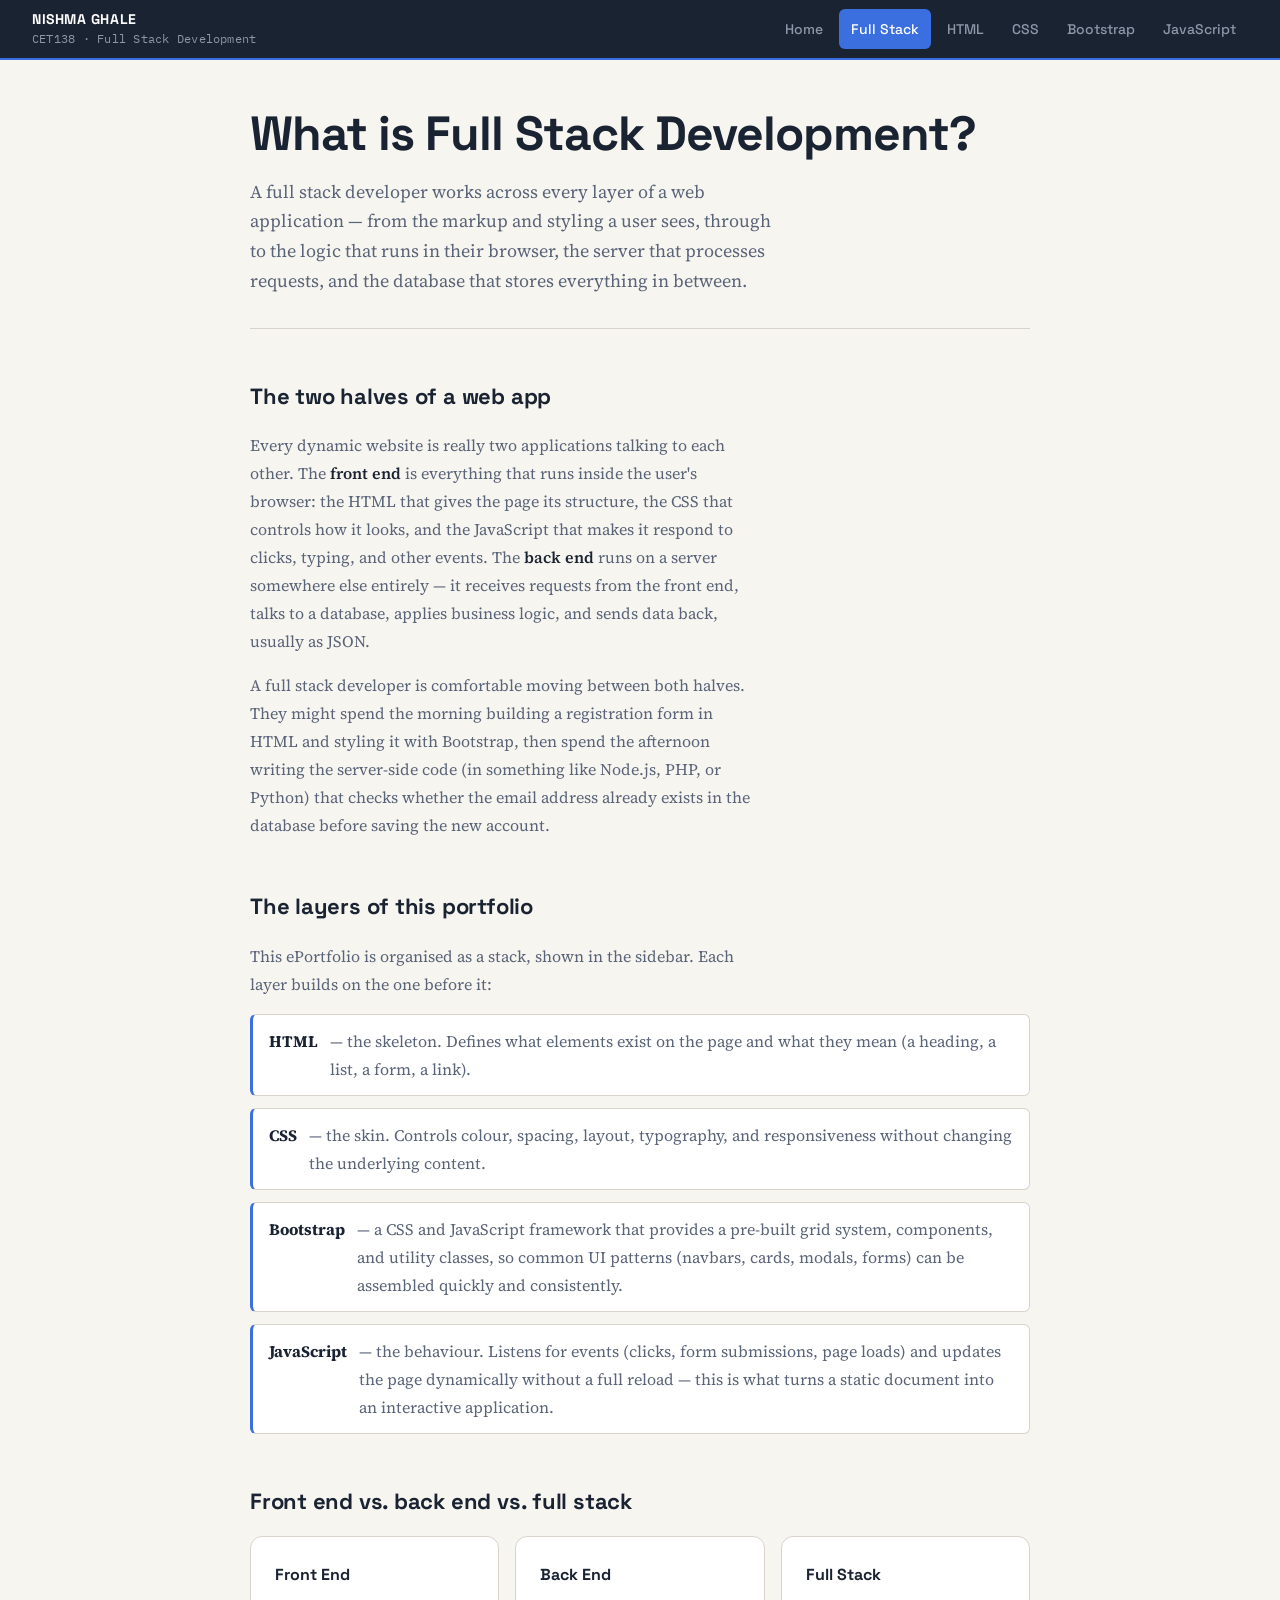
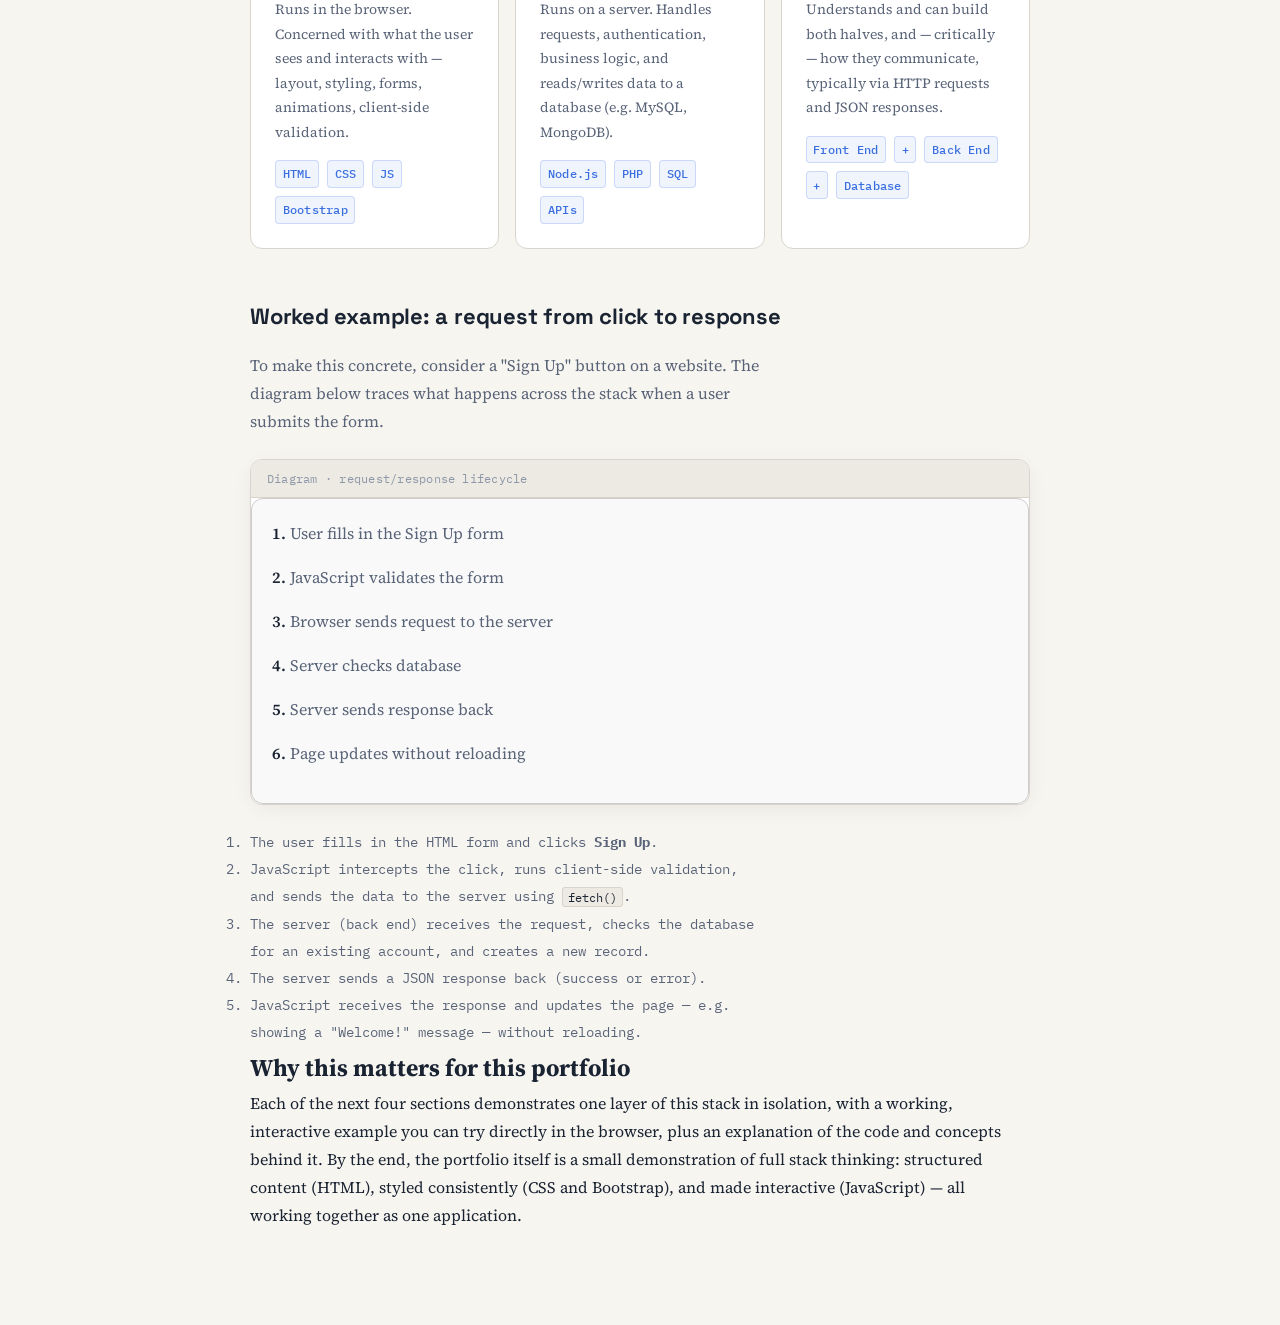
<file: fullstack.html>
<!DOCTYPE html>
<html lang="en">
<head>
<meta charset="UTF-8">
<meta name="viewport" content="width=device-width, initial-scale=1.0">
<title>What is Full Stack Development? — CET138 ePortfolio</title>
<link rel="preconnect" href="https://fonts.googleapis.com">
<link href="https://fonts.googleapis.com/css2?family=Space+Grotesk:wght@500;700&family=Source+Serif+4:opsz,wght@8..60,400;8..60,600&family=IBM+Plex+Mono:wght@400;500&display=swap" rel="stylesheet">
<link rel="stylesheet" href="style.css">
</head>
<body>
<div class="shell">

  <nav class="top-nav" aria-label="Site navigation">
    <div>
      <p class="brand">Nishma Ghale</p>
      <p class="brand-sub">CET138 · Full Stack Development</p>
    </div>
    <div class="top-nav-links">
      <a href="index.html">Home</a>
      <a class="active" href="fullstack.html">Full Stack</a>
      <a href="html.html">HTML</a>
      <a href="css.html">CSS</a>
      <a href="bootstrap.html">Bootstrap</a>
      <a href="javascript.html">JavaScript</a>
    </div>
  </nav>

  <main>
    <div class="page-head">
      <h1>What is Full Stack Development?</h1>
      <p class="lede">A full stack developer works across every layer of a web application — from the markup
      and styling a user sees, through to the logic that runs in their browser, the server that
      processes requests, and the database that stores everything in between.</p>
    </div>

    <div class="intro-block">
      <h2>The two halves of a web app</h2>
      <p>Every dynamic website is really two applications talking to each other. The <strong>front
      end</strong> is everything that runs inside the user's browser: the HTML that gives the page
      its structure, the CSS that controls how it looks, and the JavaScript that makes it respond to
      clicks, typing, and other events. The <strong>back end</strong> runs on a server somewhere else
      entirely — it receives requests from the front end, talks to a database, applies business
      logic, and sends data back, usually as JSON.</p>

      <p>A full stack developer is comfortable moving between both halves. They might spend the
      morning building a registration form in HTML and styling it with Bootstrap, then spend the
      afternoon writing the server-side code (in something like Node.js, PHP, or Python) that checks
      whether the email address already exists in the database before saving the new account.</p>

      <h2>The layers of this portfolio</h2>
      <p>This ePortfolio is organised as a stack, shown in the sidebar. Each layer builds on the one
      before it:</p>

      <ul class="spec-list">
        <li><strong>HTML</strong> — the skeleton. Defines what elements exist on the page and what
        they mean (a heading, a list, a form, a link).</li>
        <li><strong>CSS</strong> — the skin. Controls colour, spacing, layout, typography, and
        responsiveness without changing the underlying content.</li>
        <li><strong>Bootstrap</strong> — a CSS and JavaScript framework that provides a pre-built grid
        system, components, and utility classes, so common UI patterns (navbars, cards, modals,
        forms) can be assembled quickly and consistently.</li>
        <li><strong>JavaScript</strong> — the behaviour. Listens for events (clicks, form
        submissions, page loads) and updates the page dynamically without a full reload — this is
        what turns a static document into an interactive application.</li>
      </ul>

      <h2>Front end vs. back end vs. full stack</h2>
      <div class="demo-grid">
        <div class="card">
          <h3>Front End</h3>
          <p style="max-width:none;">Runs in the browser. Concerned with what the user sees and
          interacts with — layout, styling, forms, animations, client-side validation.</p>
          <div class="tags">
            <span class="tag">HTML</span><span class="tag">CSS</span><span class="tag">JS</span><span class="tag">Bootstrap</span>
          </div>
        </div>
        <div class="card">
          <h3>Back End</h3>
          <p style="max-width:none;">Runs on a server. Handles requests, authentication, business
          logic, and reads/writes data to a database (e.g. MySQL, MongoDB).</p>
          <div class="tags">
            <span class="tag">Node.js</span><span class="tag">PHP</span><span class="tag">SQL</span><span class="tag">APIs</span>
          </div>
        </div>
        <div class="card">
          <h3>Full Stack</h3>
          <p style="max-width:none;">Understands and can build both halves, and — critically — how
          they communicate, typically via HTTP requests and JSON responses.</p>
          <div class="tags">
            <span class="tag">Front End</span><span class="tag">+</span><span class="tag">Back End</span><span class="tag">+</span><span class="tag">Database</span>
          </div>
        </div>
      </div>

      <h2>Worked example: a request from click to response</h2>
      <p>To make this concrete, consider a "Sign Up" button on a website. The diagram below traces
      what happens across the stack when a user submits the form.</p>

      <div class="demo-frame">
    <div class="frame-label">Diagram · request/response lifecycle</div>

    <div style="padding:20px; border:1px solid #ccc; border-radius:12px; background:#f9f9f9;">
        <p><strong>1.</strong> User fills in the Sign Up form</p>
        <p><strong>2.</strong> JavaScript validates the form</p>
        <p><strong>3.</strong> Browser sends request to the server</p>
        <p><strong>4.</strong> Server checks database</p>
        <p><strong>5.</strong> Server sends response back</p>
        <p><strong>6.</strong> Page updates without reloading</p>
    </div>
</div>

      </div>

      <ol style="font-family:var(--font-mono); font-size:0.85rem; color:var(--ink-soft); max-width:38em; line-height:2;">
        <li>The user fills in the HTML form and clicks <strong>Sign Up</strong>.</li>
        <li>JavaScript intercepts the click, runs client-side validation, and sends the data to the
        server using <code>fetch()</code>.</li>
        <li>The server (back end) receives the request, checks the database for an existing
        account, and creates a new record.</li>
        <li>The server sends a JSON response back (success or error).</li>
        <li>JavaScript receives the response and updates the page — e.g. showing a "Welcome!"
        message — without reloading.</li>
      </ol>

      <h2>Why this matters for this portfolio</h2>
      <p>Each of the next four sections demonstrates one layer of this stack in isolation, with a
      working, interactive example you can try directly in the browser, plus an explanation of the
      code and concepts behind it. By the end, the portfolio itself is a small demonstration of full
      stack thinking: structured content (HTML), styled consistently (CSS and Bootstrap), and made
      interactive (JavaScript) — all working together as one application.</p>
    </div>
  </main>

</div>
</body>
</html>
</file>
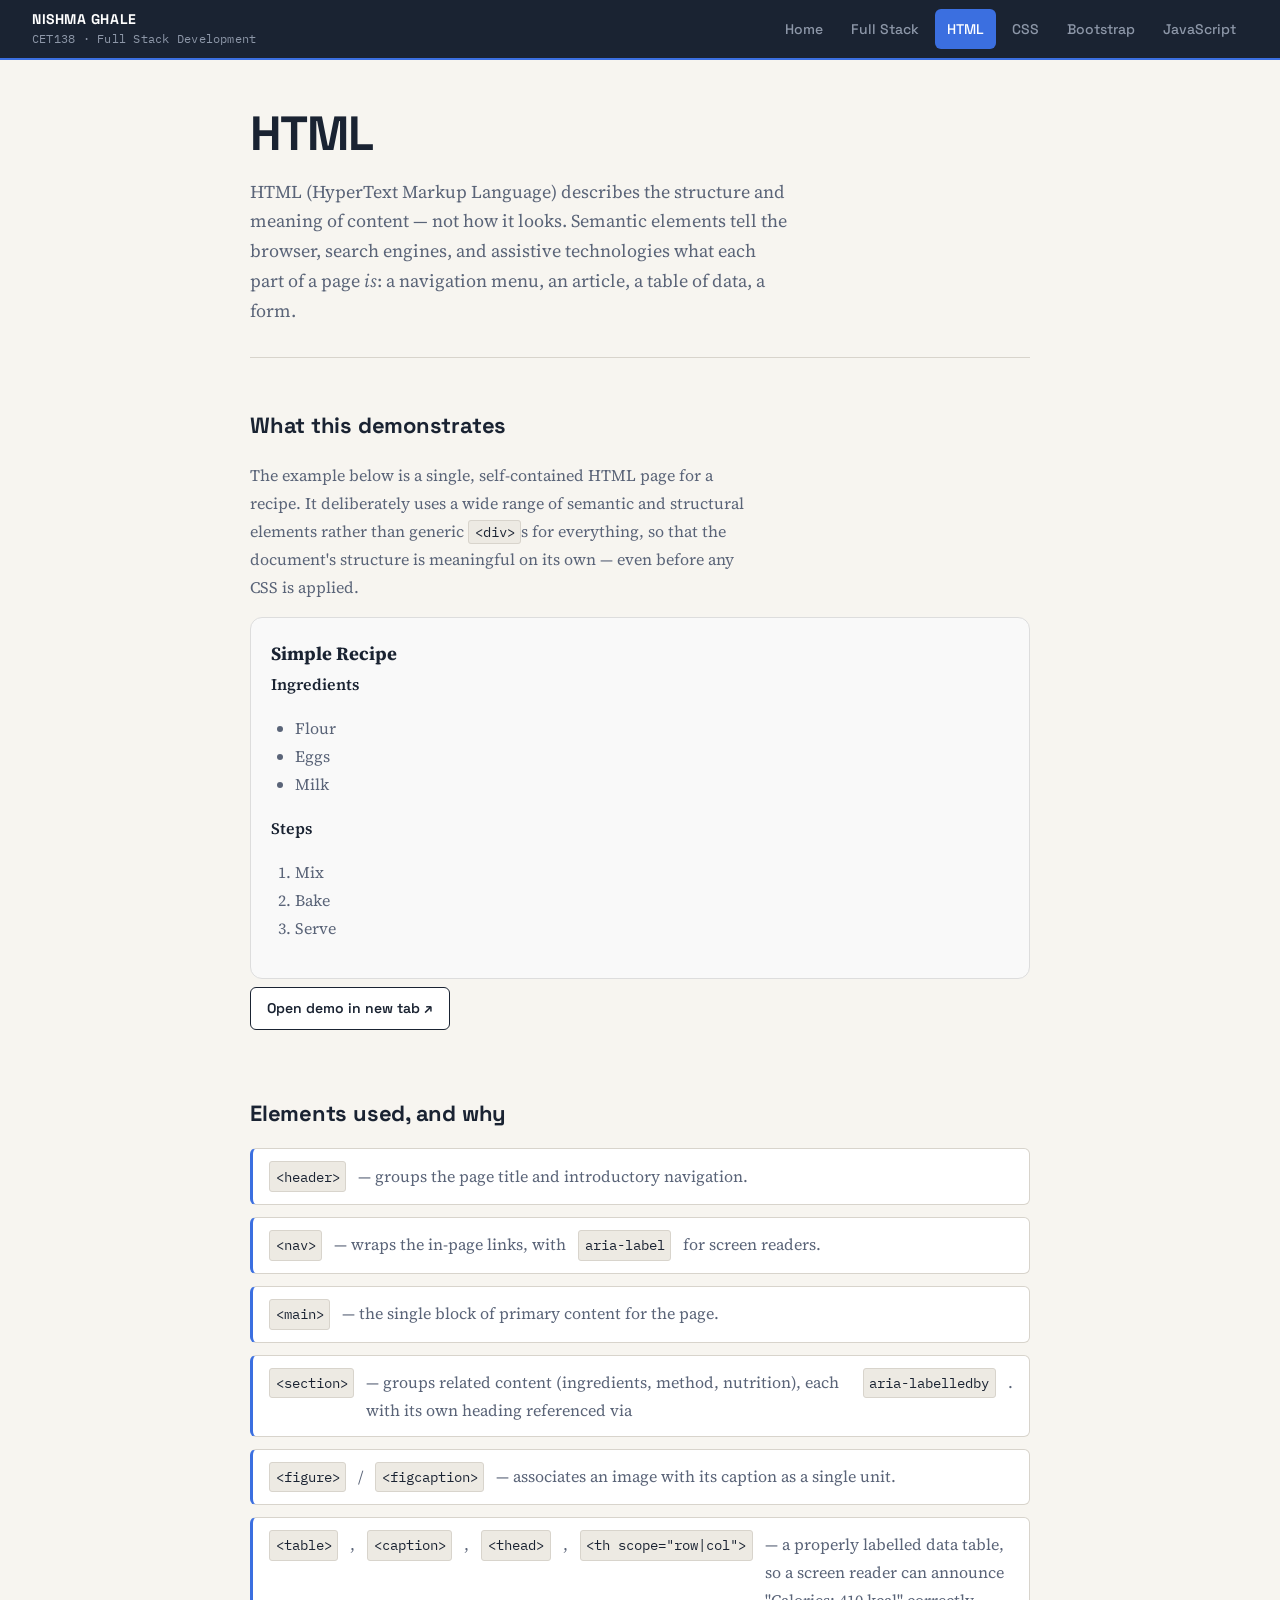
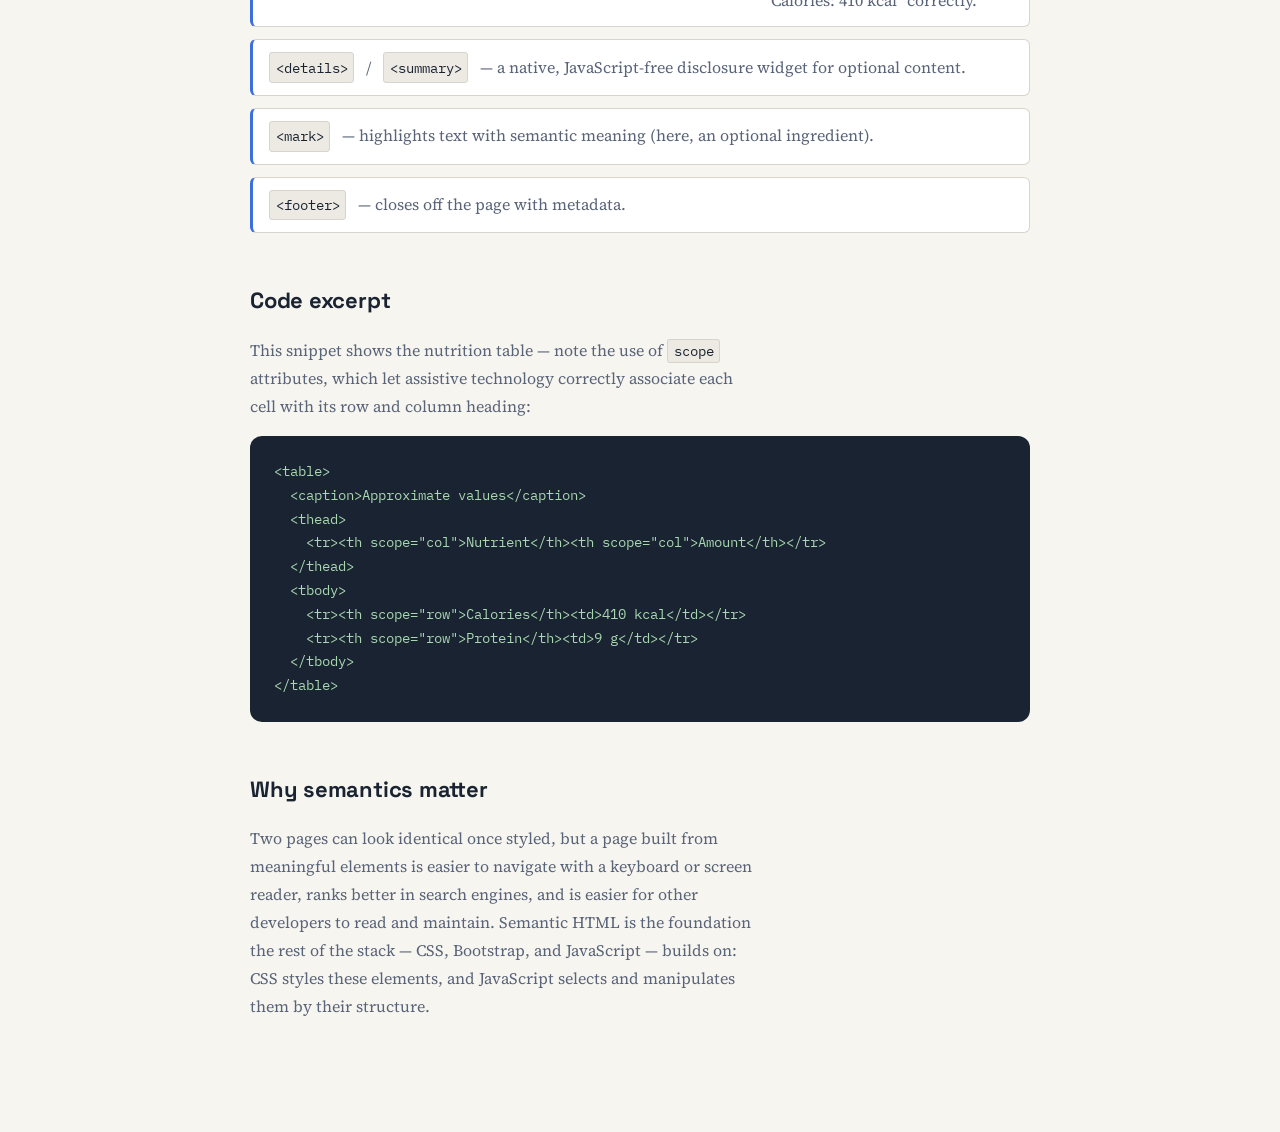
<file: html.html>
<!DOCTYPE html>
<html lang="en">
<head>
<meta charset="UTF-8">
<meta name="viewport" content="width=device-width, initial-scale=1.0">
<title>HTML — CET138 ePortfolio</title>
<link rel="preconnect" href="https://fonts.googleapis.com">
<link href="https://fonts.googleapis.com/css2?family=Space+Grotesk:wght@500;700&family=Source+Serif+4:opsz,wght@8..60,400;8..60,600&family=IBM+Plex+Mono:wght@400;500&display=swap" rel="stylesheet">
<link rel="stylesheet" href="style.css">
</head>
<body>
<div class="shell">

  <nav class="top-nav" aria-label="Site navigation">
    <div>
      <p class="brand">Nishma Ghale</p>
      <p class="brand-sub">CET138 · Full Stack Development</p>
    </div>
    <div class="top-nav-links">
      <a href="index.html">Home</a>
      <a href="fullstack.html">Full Stack</a>
      <a class="active" href="html.html">HTML</a>
      <a href="css.html">CSS</a>
      <a href="bootstrap.html">Bootstrap</a>
      <a href="javascript.html">JavaScript</a>
    </div>
  </nav>

  <main>
    <div class="page-head">
      <h1>HTML</h1>
      <p class="lede">HTML (HyperText Markup Language) describes the structure and meaning of
      content — not how it looks. Semantic elements tell the browser, search engines, and
      assistive technologies what each part of a page <em>is</em>: a navigation menu, an article,
      a table of data, a form.</p>
    </div>

    <div class="intro-block">
      <h2>What this demonstrates</h2>
      <p>The example below is a single, self-contained HTML page for a recipe. It deliberately
      uses a wide range of semantic and structural elements rather than generic
      <code>&lt;div&gt;</code>s for everything, so that the document's structure is meaningful on
      its own — even before any CSS is applied.</p>

      <div style="padding:20px; border:1px solid #ddd; border-radius:12px; background:#f9f9f9;">
  <h3>Simple Recipe</h3>
  <p><strong>Ingredients</strong></p>
  <ul>
    <li>Flour</li>
    <li>Eggs</li>
    <li>Milk</li>
  </ul>
  <p><strong>Steps</strong></p>
  <ol>
    <li>Mix</li>
    <li>Bake</li>
    <li>Serve</li>
  </ol>
</div>

      <p><a class="btn" href="demos/html-recipe.html" target="_blank" rel="noopener">Open demo in new tab ↗</a></p>

      <h2>Elements used, and why</h2>
      <ul class="spec-list">
        <li><code>&lt;header&gt;</code> — groups the page title and introductory navigation.</li>
        <li><code>&lt;nav&gt;</code> — wraps the in-page links, with <code>aria-label</code> for
        screen readers.</li>
        <li><code>&lt;main&gt;</code> — the single block of primary content for the page.</li>
        <li><code>&lt;section&gt;</code> — groups related content (ingredients, method, nutrition),
        each with its own heading referenced via <code>aria-labelledby</code>.</li>
        <li><code>&lt;figure&gt;</code> / <code>&lt;figcaption&gt;</code> — associates an image
        with its caption as a single unit.</li>
        <li><code>&lt;table&gt;</code>, <code>&lt;caption&gt;</code>, <code>&lt;thead&gt;</code>,
        <code>&lt;th scope="row|col"&gt;</code> — a properly labelled data table, so a screen
        reader can announce "Calories: 410 kcal" correctly.</li>
        <li><code>&lt;details&gt;</code> / <code>&lt;summary&gt;</code> — a native, JavaScript-free
        disclosure widget for optional content.</li>
        <li><code>&lt;mark&gt;</code> — highlights text with semantic meaning (here, an optional
        ingredient).</li>
        <li><code>&lt;footer&gt;</code> — closes off the page with metadata.</li>
      </ul>

      <h2>Code excerpt</h2>
      <p>This snippet shows the nutrition table — note the use of <code>scope</code> attributes,
      which let assistive technology correctly associate each cell with its row and column
      heading:</p>

<pre><code>&lt;table&gt;
  &lt;caption&gt;Approximate values&lt;/caption&gt;
  &lt;thead&gt;
    &lt;tr&gt;&lt;th scope="col"&gt;Nutrient&lt;/th&gt;&lt;th scope="col"&gt;Amount&lt;/th&gt;&lt;/tr&gt;
  &lt;/thead&gt;
  &lt;tbody&gt;
    &lt;tr&gt;&lt;th scope="row"&gt;Calories&lt;/th&gt;&lt;td&gt;410 kcal&lt;/td&gt;&lt;/tr&gt;
    &lt;tr&gt;&lt;th scope="row"&gt;Protein&lt;/th&gt;&lt;td&gt;9 g&lt;/td&gt;&lt;/tr&gt;
  &lt;/tbody&gt;
&lt;/table&gt;</code></pre>

      <h2>Why semantics matter</h2>
      <p>Two pages can look identical once styled, but a page built from meaningful elements is
      easier to navigate with a keyboard or screen reader, ranks better in search engines, and is
      easier for other developers to read and maintain. Semantic HTML is the foundation the rest
      of the stack — CSS, Bootstrap, and JavaScript — builds on: CSS styles these elements, and
      JavaScript selects and manipulates them by their structure.</p>
    </div>
  </main>

</div>
</body>
</html>
</file>
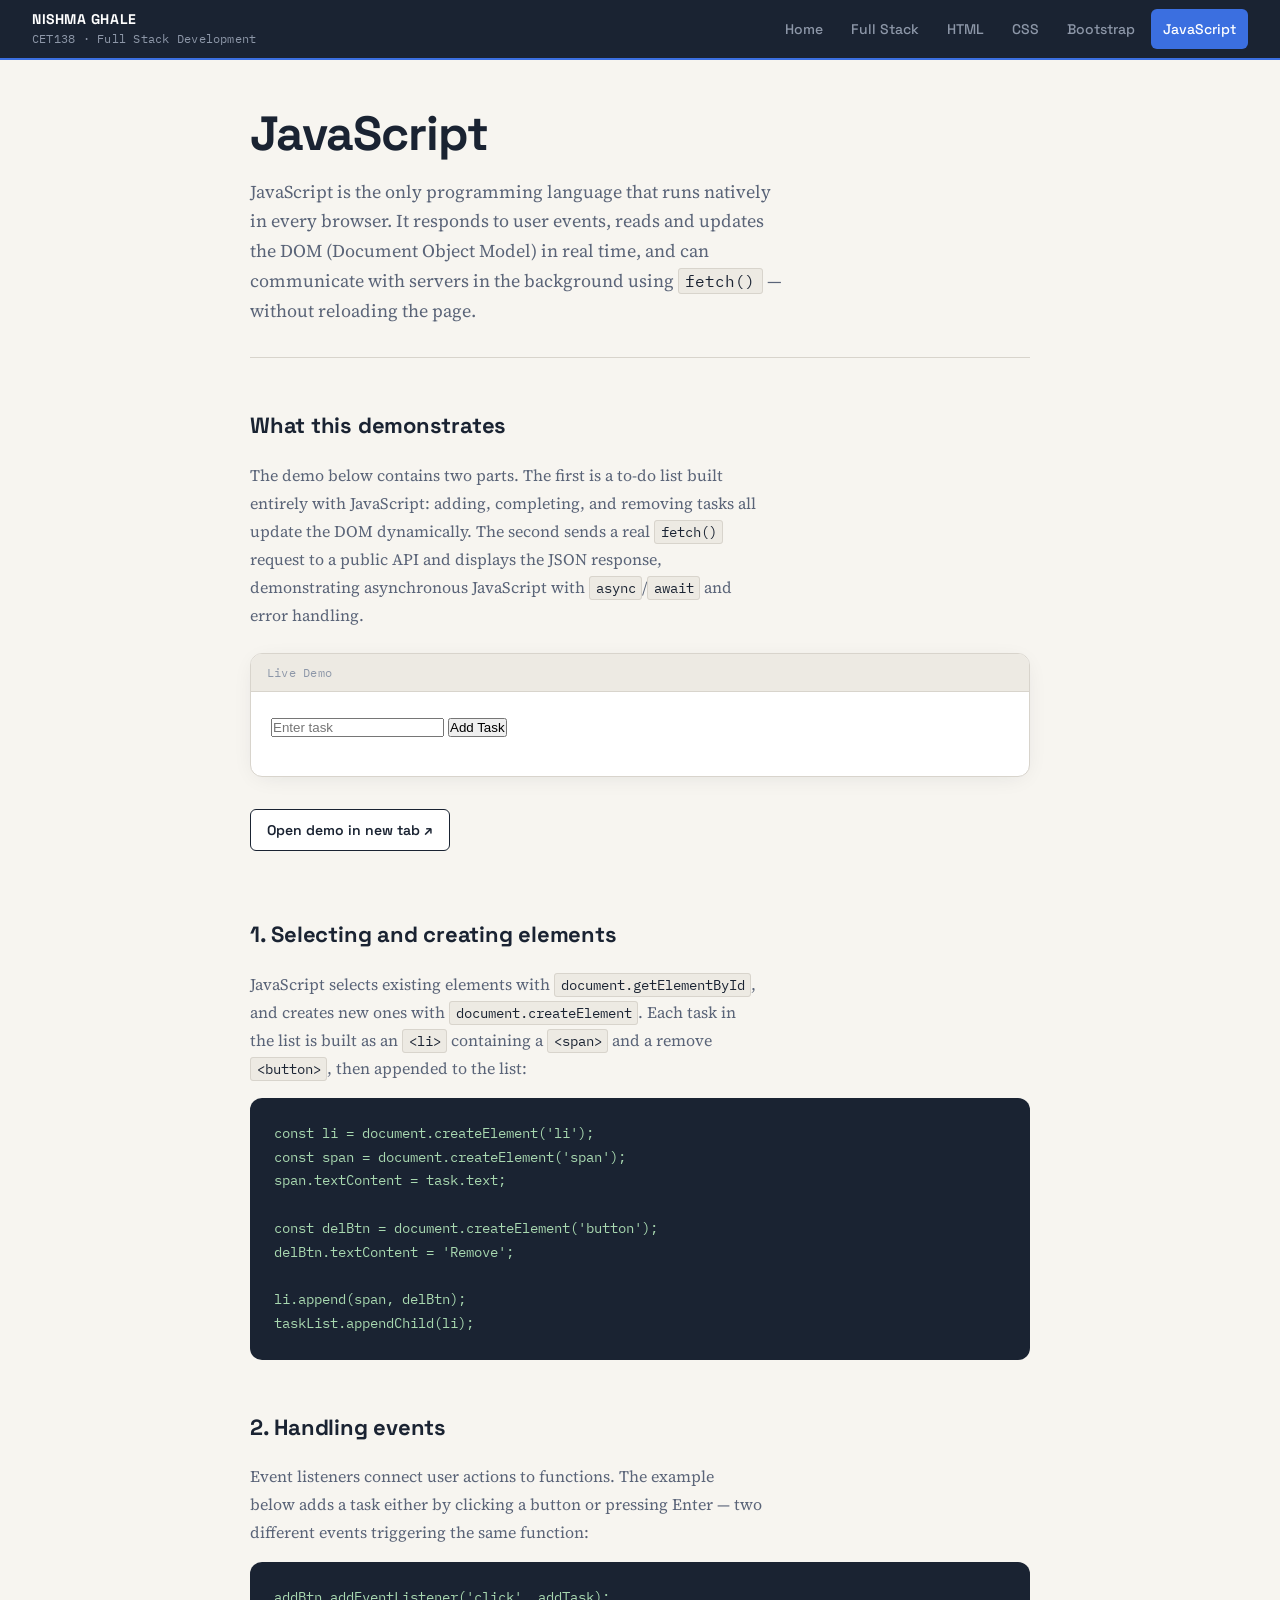
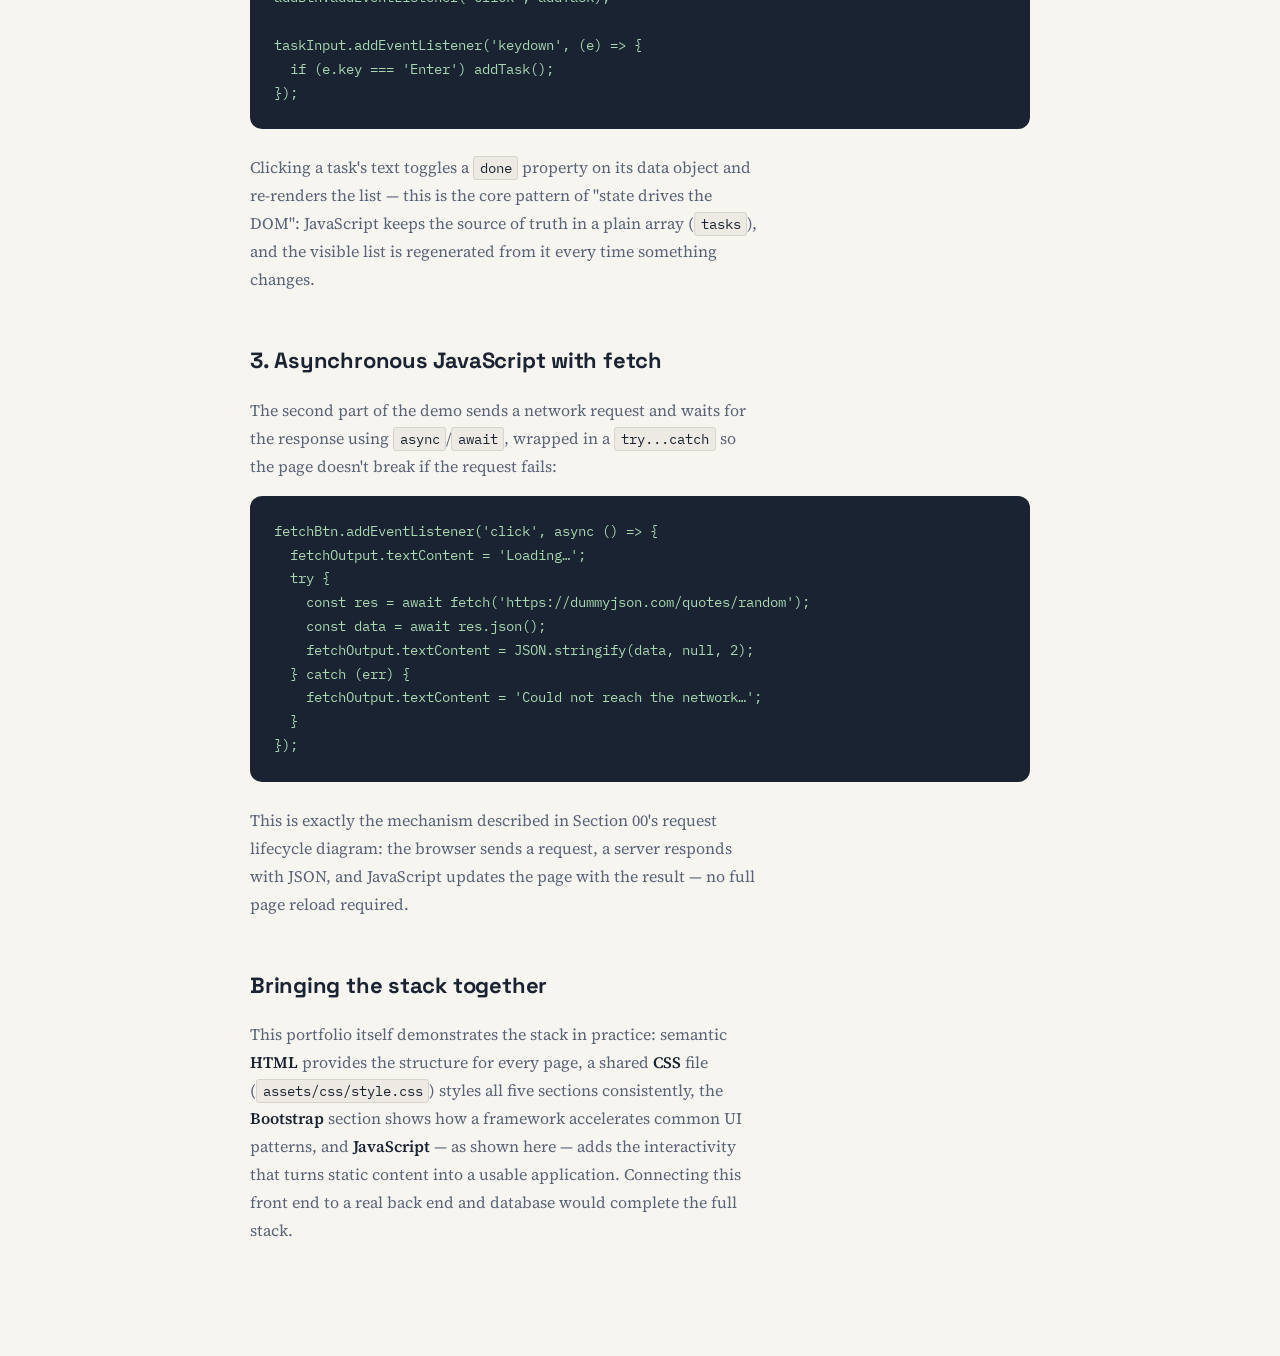
<file: javascript.html>
<!DOCTYPE html>
<html lang="en">
<head>
<meta charset="UTF-8">
<meta name="viewport" content="width=device-width, initial-scale=1.0">
<title>JavaScript — CET138 ePortfolio</title>
<link rel="preconnect" href="https://fonts.googleapis.com">
<link href="https://fonts.googleapis.com/css2?family=Space+Grotesk:wght@500;700&family=Source+Serif+4:opsz,wght@8..60,400;8..60,600&family=IBM+Plex+Mono:wght@400;500&display=swap" rel="stylesheet">
<link rel="stylesheet" href="style.css">
</head>
<body>
<div class="shell">

  <nav class="top-nav" aria-label="Site navigation">
    <div>
      <p class="brand">Nishma Ghale</p>
      <p class="brand-sub">CET138 · Full Stack Development</p>
    </div>
    <div class="top-nav-links">
      <a href="index.html">Home</a>
      <a href="fullstack.html">Full Stack</a>
      <a href="html.html">HTML</a>
      <a href="css.html">CSS</a>
      <a href="bootstrap.html">Bootstrap</a>
      <a class="active" href="javascript.html">JavaScript</a>
    </div>
  </nav>

  <main>
    <div class="page-head">
      <h1>JavaScript</h1>
      <p class="lede">JavaScript is the only programming language that runs natively in every
      browser. It responds to user events, reads and updates the DOM (Document Object Model) in
      real time, and can communicate with servers in the background using
      <code>fetch()</code> — without reloading the page.</p>
    </div>

    <div class="intro-block">
      <h2>What this demonstrates</h2>
      <p>The demo below contains two parts. The first is a to-do list built entirely with
      JavaScript: adding, completing, and removing tasks all update the DOM dynamically. The
      second sends a real <code>fetch()</code> request to a public API and displays the JSON
      response, demonstrating asynchronous JavaScript with <code>async</code>/<code>await</code>
      and error handling.</p>

      <div class="demo-frame">
    <div class="frame-label">Live Demo</div>

    <div style="padding:20px;">
        <input type="text" id="taskInput" placeholder="Enter task">
        <button onclick="addTask()">Add Task</button>

        <ul id="taskList"></ul>
    </div>
</div>

      <p><a class="btn" href="./javascript-tasks.html" target="_blank" rel="noopener">Open demo in new tab ↗</a></p>

      <h2>1. Selecting and creating elements</h2>
      <p>JavaScript selects existing elements with <code>document.getElementById</code>, and
      creates new ones with <code>document.createElement</code>. Each task in the list is built as
      an <code>&lt;li&gt;</code> containing a <code>&lt;span&gt;</code> and a remove
      <code>&lt;button&gt;</code>, then appended to the list:</p>

<pre><code>const li = document.createElement('li');
const span = document.createElement('span');
span.textContent = task.text;

const delBtn = document.createElement('button');
delBtn.textContent = 'Remove';

li.append(span, delBtn);
taskList.appendChild(li);</code></pre>

      <h2>2. Handling events</h2>
      <p>Event listeners connect user actions to functions. The example below adds a task either
      by clicking a button or pressing Enter — two different events triggering the same
      function:</p>

<pre><code>addBtn.addEventListener('click', addTask);

taskInput.addEventListener('keydown', (e) => {
  if (e.key === 'Enter') addTask();
});</code></pre>

      <p>Clicking a task's text toggles a <code>done</code> property on its data object and
      re-renders the list — this is the core pattern of "state drives the DOM": JavaScript keeps
      the source of truth in a plain array (<code>tasks</code>), and the visible list is
      regenerated from it every time something changes.</p>

      <h2>3. Asynchronous JavaScript with fetch</h2>
      <p>The second part of the demo sends a network request and waits for the response using
      <code>async</code>/<code>await</code>, wrapped in a <code>try...catch</code> so the page
      doesn't break if the request fails:</p>

<pre><code>fetchBtn.addEventListener('click', async () => {
  fetchOutput.textContent = 'Loading…';
  try {
    const res = await fetch('https://dummyjson.com/quotes/random');
    const data = await res.json();
    fetchOutput.textContent = JSON.stringify(data, null, 2);
  } catch (err) {
    fetchOutput.textContent = 'Could not reach the network…';
  }
});</code></pre>

      <p>This is exactly the mechanism described in Section 00's request lifecycle diagram: the
      browser sends a request, a server responds with JSON, and JavaScript updates the page with
      the result — no full page reload required.</p>

      <h2>Bringing the stack together</h2>
      <p>This portfolio itself demonstrates the stack in practice: semantic <strong>HTML</strong>
      provides the structure for every page, a shared <strong>CSS</strong> file
      (<code>assets/css/style.css</code>) styles all five sections consistently, the
      <strong>Bootstrap</strong> section shows how a framework accelerates common UI patterns, and
      <strong>JavaScript</strong> — as shown here — adds the interactivity that turns static
      content into a usable application. Connecting this front end to a real back end and
      database would complete the full stack.</p>
    </div>
  </main>

</div>
</body>
</html>
</file>
<file: style.css>
:root {
  /* Palette */
  --ink:        #1A2332;
  --ink-soft:   #5A6478;
  --ink-xsoft:  #8D97A8;
  --paper:      #F7F5F0;
  --paper-alt:  #EDEAE3;
  --accent:     #3B6FE0;      /* electric blue â€” the one bold choice */
  --accent-warm:#E8A33D;      /* amber, used sparingly */
  --surface:    #FFFFFF;
  --border:     #D8D4CC;
  --code-bg:    #1A2332;
  --code-fg:    #A8D8B0;

  /* Typography */
  --font-display: 'Space Grotesk', system-ui, sans-serif;
  --font-body:    'Source Serif 4', Georgia, serif;
  --font-mono:    'IBM Plex Mono', 'Courier New', monospace;

  /* Scale */
  --text-xs:   0.75rem;
  --text-sm:   0.875rem;
  --text-base: 1rem;
  --text-lg:   1.125rem;
  --text-xl:   1.375rem;
  --text-2xl:  1.75rem;
  --text-3xl:  2.25rem;
  --text-4xl:  3rem;

  /* Space */
  --sp-1: 0.25rem;
  --sp-2: 0.5rem;
  --sp-3: 0.75rem;
  --sp-4: 1rem;
  --sp-6: 1.5rem;
  --sp-8: 2rem;
  --sp-12: 3rem;
  --sp-16: 4rem;
  --sp-24: 6rem;

  /* Layout */
  --nav-h: 60px;
  --content-max: 780px;
  --radius: 6px;
  --radius-lg: 12px;

  /* Motion */
  --ease: cubic-bezier(.4,0,.2,1);
  --dur-fast: 150ms;
  --dur-mid:  250ms;
}

/* ----------------------------------------------------------
   2. Reset & base
   ---------------------------------------------------------- */
*, *::before, *::after {
  box-sizing: border-box;
  margin: 0;
  padding: 0;
}

html {
  font-size: 16px;
  scroll-behavior: smooth;
  -webkit-text-size-adjust: 100%;
}

body {
  font-family: var(--font-body);
  font-size: var(--text-base);
  line-height: 1.75;
  color: var(--ink);
  background: var(--paper);
  min-height: 100vh;
}

img, svg { display: block; max-width: 100%; }

a {
  color: var(--accent);
  text-decoration: underline;
  text-underline-offset: 3px;
  transition: color var(--dur-fast) var(--ease);
}
a:hover { color: var(--ink); }

/* ----------------------------------------------------------
   3. Shell layout
   ---------------------------------------------------------- */
.shell {
  display: flex;
  flex-direction: column;
  min-height: 100vh;
}

/* ----------------------------------------------------------
   4. Top navigation
   ---------------------------------------------------------- */
.top-nav {
  position: sticky;
  top: 0;
  z-index: 100;
  display: flex;
  align-items: center;
  justify-content: space-between;
  gap: var(--sp-6);
  padding: 0 var(--sp-8);
  height: var(--nav-h);
  background: var(--ink);
  border-bottom: 2px solid var(--accent);
}

.brand {
  font-family: var(--font-display);
  font-size: var(--text-sm);
  font-weight: 700;
  color: #fff;
  letter-spacing: 0.04em;
  text-transform: uppercase;
  line-height: 1.2;
}

.brand-sub {
  font-family: var(--font-mono);
  font-size: var(--text-xs);
  color: var(--ink-xsoft);
  letter-spacing: 0.02em;
  line-height: 1.2;
  margin-top: var(--sp-1);
}

.top-nav-links {
  display: flex;
  align-items: center;
  gap: var(--sp-1);
  flex-wrap: wrap;
}

.top-nav-links a {
  font-family: var(--font-display);
  font-size: var(--text-sm);
  font-weight: 500;
  color: var(--ink-xsoft);
  text-decoration: none;
  padding: var(--sp-2) var(--sp-3);
  border-radius: var(--radius);
  transition: color var(--dur-fast) var(--ease),
              background var(--dur-fast) var(--ease);
}

.top-nav-links a:hover {
  color: #fff;
  background: rgba(255,255,255,0.08);
}

.top-nav-links a.active {
  color: #fff;
  background: var(--accent);
}

/* ----------------------------------------------------------
   5. Main content area
   ---------------------------------------------------------- */
main {
  flex: 1;
  padding: var(--sp-12) var(--sp-8) var(--sp-24);
  max-width: calc(var(--content-max) + var(--sp-8) * 2);
  width: 100%;
  margin-inline: auto;
}

/* ----------------------------------------------------------
   6. Page header
   ---------------------------------------------------------- */
.page-head {
  padding-bottom: var(--sp-8);
  border-bottom: 1px solid var(--border);
  margin-bottom: var(--sp-8);
}

.page-head h1 {
  font-family: var(--font-display);
  font-size: var(--text-4xl);
  font-weight: 700;
  line-height: 1.1;
  letter-spacing: -0.02em;
  color: var(--ink);
  margin-bottom: var(--sp-4);
}

.lede {
  font-size: var(--text-lg);
  color: var(--ink-soft);
  line-height: 1.65;
  max-width: 60ch;
}

/* ----------------------------------------------------------
   7. Content body
   ---------------------------------------------------------- */
.intro-block h2 {
  font-family: var(--font-display);
  font-size: var(--text-xl);
  font-weight: 700;
  color: var(--ink);
  margin-top: var(--sp-12);
  margin-bottom: var(--sp-4);
  letter-spacing: -0.01em;
}

.intro-block p {
  color: var(--ink-soft);
  max-width: 64ch;
  margin-bottom: var(--sp-4);
}

.intro-block p strong {
  color: var(--ink);
  font-weight: 600;
}

.intro-block ol,
.intro-block ul:not(.spec-list) {
  color: var(--ink-soft);
  padding-left: var(--sp-6);
  margin-bottom: var(--sp-4);
}

/* ----------------------------------------------------------
   8. Spec list
   ---------------------------------------------------------- */
.spec-list {
  list-style: none;
  padding: 0;
  margin: var(--sp-4) 0 var(--sp-6);
  display: flex;
  flex-direction: column;
  gap: var(--sp-3);
}

.spec-list li {
  display: flex;
  gap: var(--sp-3);
  align-items: baseline;
  font-size: var(--text-base);
  color: var(--ink-soft);
  padding: var(--sp-3) var(--sp-4);
  background: var(--surface);
  border: 1px solid var(--border);
  border-left: 3px solid var(--accent);
  border-radius: var(--radius);
}

.spec-list li strong,
.spec-list li code {
  color: var(--ink);
  flex-shrink: 0;
}

/* ----------------------------------------------------------
   9. Code blocks
   ---------------------------------------------------------- */
pre {
  background: var(--code-bg);
  color: var(--code-fg);
  font-family: var(--font-mono);
  font-size: var(--text-sm);
  line-height: 1.7;
  padding: var(--sp-6);
  border-radius: var(--radius-lg);
  overflow-x: auto;
  margin: var(--sp-4) 0 var(--sp-6);
  tab-size: 2;
}

code {
  font-family: var(--font-mono);
  font-size: 0.875em;
  background: var(--paper-alt);
  color: var(--ink);
  padding: 0.15em 0.4em;
  border-radius: 3px;
  border: 1px solid var(--border);
}

pre code {
  background: none;
  border: none;
  padding: 0;
  font-size: inherit;
  color: inherit;
}

/* ----------------------------------------------------------
   10. Demo iframe frames
   ---------------------------------------------------------- */
.demo-frame {
  border: 1px solid var(--border);
  border-radius: var(--radius-lg);
  overflow: hidden;
  margin: var(--sp-6) 0;
  background: var(--surface);
  box-shadow: 0 4px 24px -8px rgba(26,35,50,0.12);
}

.frame-label {
  font-family: var(--font-mono);
  font-size: var(--text-xs);
  color: var(--ink-xsoft);
  background: var(--paper-alt);
  padding: var(--sp-2) var(--sp-4);
  border-bottom: 1px solid var(--border);
  letter-spacing: 0.02em;
}

.demo-frame iframe {
  width: 100%;
  border: none;
  display: block;
}

/* ----------------------------------------------------------
   11. Cards (demo grid on index page)
   ---------------------------------------------------------- */
.demo-grid {
  display: grid;
  grid-template-columns: repeat(auto-fit, minmax(200px, 1fr));
  gap: var(--sp-4);
  margin: var(--sp-4) 0 var(--sp-6);
}

.card {
  background: var(--surface);
  border: 1px solid var(--border);
  border-radius: var(--radius-lg);
  padding: var(--sp-6);
  transition: transform var(--dur-mid) var(--ease),
              box-shadow var(--dur-mid) var(--ease);
}

.card:hover {
  transform: translateY(-3px);
  box-shadow: 0 8px 24px -8px rgba(26,35,50,0.14);
}

.card h3 {
  font-family: var(--font-display);
  font-size: var(--text-base);
  font-weight: 700;
  color: var(--ink);
  margin-bottom: var(--sp-2);
}

.card p {
  font-size: var(--text-sm);
  color: var(--ink-soft);
  margin-bottom: var(--sp-4);
  max-width: none;
}

/* ----------------------------------------------------------
   12. Tags
   ---------------------------------------------------------- */
.tags {
  display: flex;
  flex-wrap: wrap;
  gap: var(--sp-2);
}

.tag {
  font-family: var(--font-mono);
  font-size: var(--text-xs);
  font-weight: 500;
  color: var(--accent);
  background: rgba(59,111,224,0.08);
  border: 1px solid rgba(59,111,224,0.2);
  padding: 0.2em 0.55em;
  border-radius: 4px;
  letter-spacing: 0.02em;
}

/* ----------------------------------------------------------
   13. Button link
   ---------------------------------------------------------- */
.btn {
  display: inline-flex;
  align-items: center;
  gap: var(--sp-2);
  font-family: var(--font-display);
  font-size: var(--text-sm);
  font-weight: 600;
  color: var(--ink);
  background: var(--surface);
  border: 1.5px solid var(--ink);
  padding: var(--sp-2) var(--sp-4);
  border-radius: var(--radius);
  text-decoration: none;
  transition: background var(--dur-fast) var(--ease),
              color var(--dur-fast) var(--ease);
  margin: var(--sp-2) 0 var(--sp-4);
}

.btn:hover {
  background: var(--ink);
  color: #fff;
}

/* ----------------------------------------------------------
   14. Focus visible (keyboard accessibility)
   ---------------------------------------------------------- */
:focus-visible {
  outline: 2px solid var(--accent);
  outline-offset: 3px;
  border-radius: 3px;
}

/* ----------------------------------------------------------
   15. Reduced motion
   ---------------------------------------------------------- */
@media (prefers-reduced-motion: reduce) {
  *, *::before, *::after {
    animation-duration: 0.01ms !important;
    animation-iteration-count: 1 !important;
    transition-duration: 0.01ms !important;
    scroll-behavior: auto !important;
  }
}

/* ----------------------------------------------------------
   16. Responsive â€” tablet / mobile
   ---------------------------------------------------------- */
@media (max-width: 720px) {
  .page-head h1  { font-size: var(--text-3xl); }
  main           { padding: var(--sp-8) var(--sp-4) var(--sp-16); }
  .top-nav       { padding: 0 var(--sp-4); }

  .top-nav-links a {
    font-size: var(--text-xs);
    padding: var(--sp-1) var(--sp-2);
  }
}

@media (max-width: 480px) {
  .page-head h1  { font-size: var(--text-2xl); }
  .top-nav       { flex-direction: column; height: auto; padding: var(--sp-3) var(--sp-4); gap: var(--sp-2); }
  .top-nav-links { gap: var(--sp-1); }
  .demo-grid     { grid-template-columns: 1fr; }
  pre            { font-size: var(--text-xs); padding: var(--sp-4); }
}
</file>
